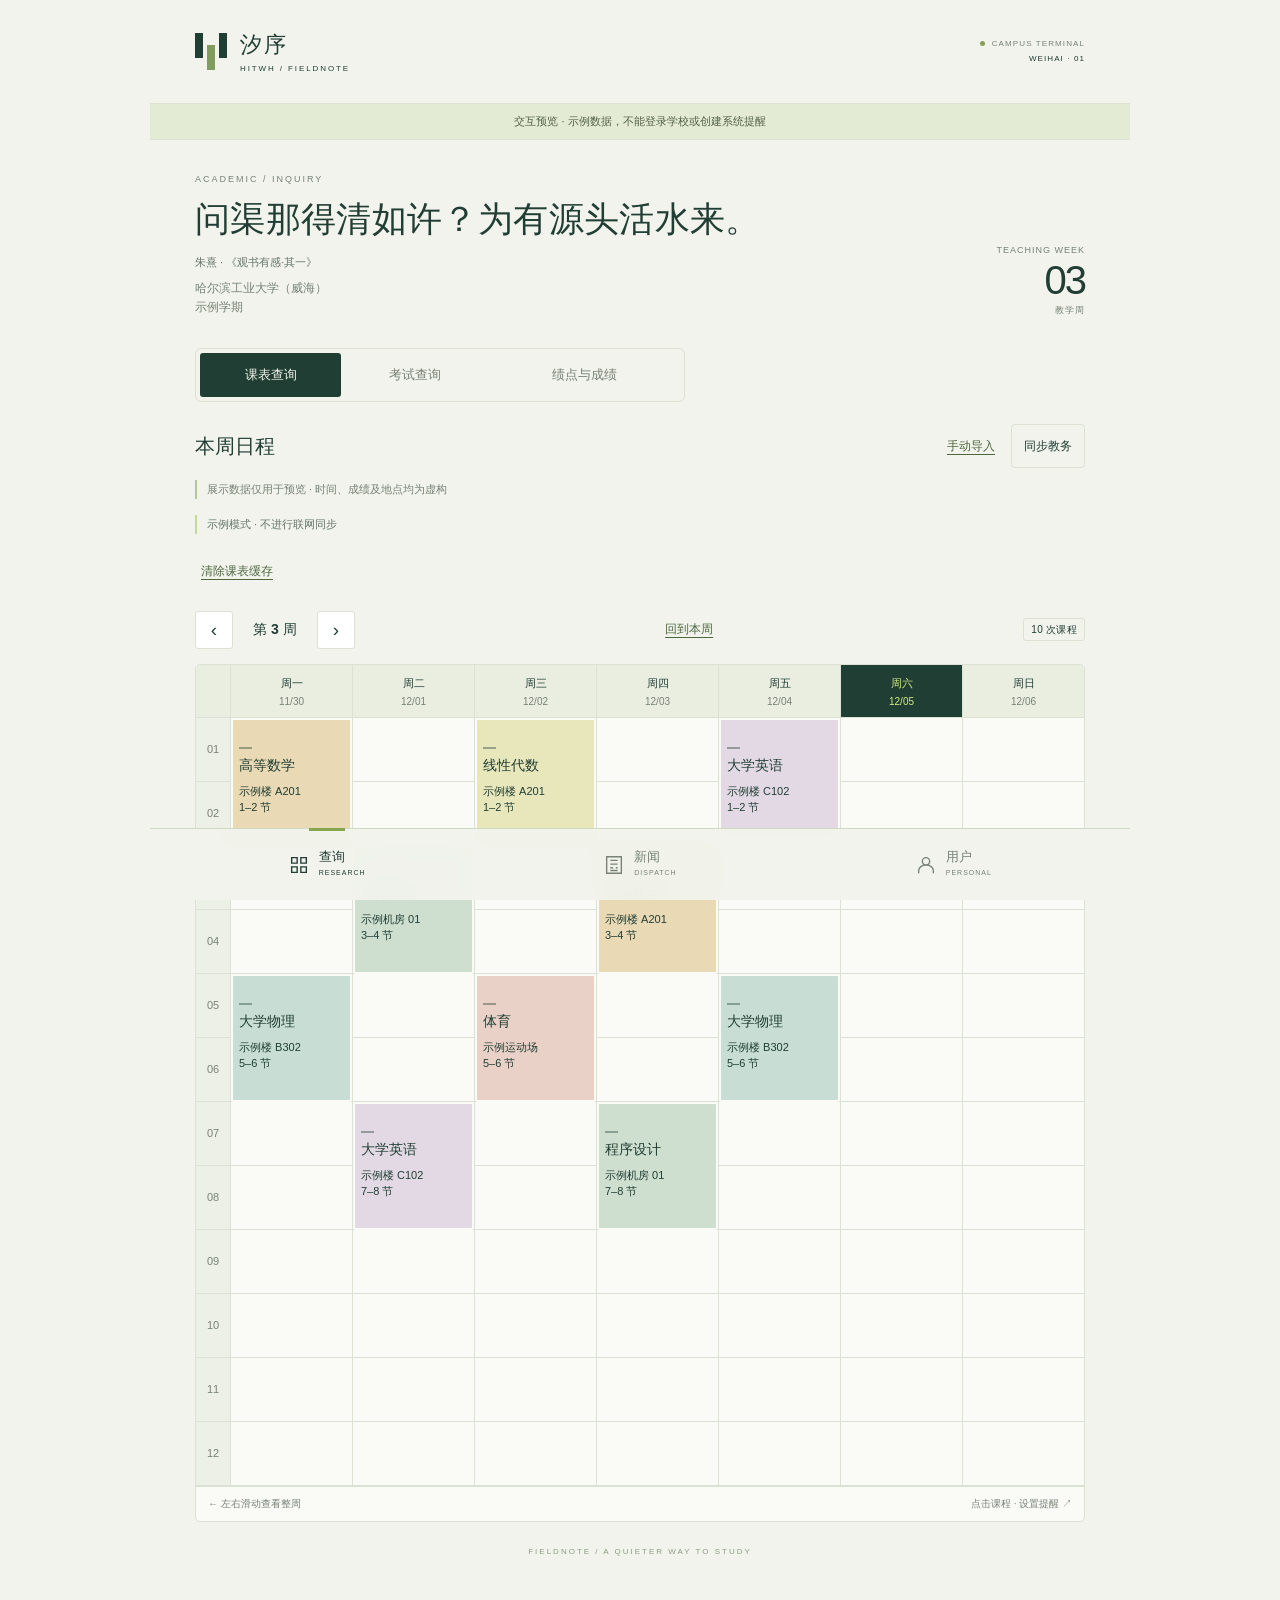
<file: app/src/main/assets/index.html>
<!doctype html>
<html lang="zh-CN"><head><meta charset="utf-8"><meta name="viewport" content="width=device-width,initial-scale=1,viewport-fit=cover"><meta name="color-scheme" content="light"><meta http-equiv="Content-Security-Policy" content="default-src 'self'; script-src 'self'; style-src 'self' 'unsafe-inline'; img-src 'self' data:; connect-src 'none'; object-src 'none'; base-uri 'none'; form-action 'none'"><title>汐序 · HITWH</title><link rel="stylesheet" href="style.css"></head>
<body>
<div id="app">
<header class="mast"><div class="brand"><span class="brand-mark"><i></i><i></i><i></i></span><span>汐序<span class="brand-sub">HITWH / FIELDNOTE</span></span></div><div class="edition"><span class="status-dot"></span> CAMPUS TERMINAL<br><b>WEIHAI · 01</b></div></header>
<div id="preview-note" hidden></div>
<main id="main" tabindex="-1"></main>
<nav class="bottom" aria-label="主要选项卡"><button data-tab="query" class="active" aria-label="查询"><svg viewBox="0 0 24 24" aria-hidden="true"><path d="M4 4h6v6H4zM14 4h6v6h-6zM4 14h6v6H4zM14 14h6v6h-6z"/></svg><span>查询</span><small>RESEARCH</small></button><button data-tab="news" aria-label="新闻"><svg viewBox="0 0 24 24" aria-hidden="true"><path d="M4 3h16v18H4zM8 7h8M8 11h8M8 15h3M14 15h2M8 18h8"/></svg><span>新闻<i id="news-badge" class="news-badge" hidden></i></span><small>DISPATCH</small></button><button data-tab="user" aria-label="用户"><svg viewBox="0 0 24 24" aria-hidden="true"><path d="M8 8a4 4 0 1 0 8 0a4 4 0 1 0-8 0M4 21v-3a8 6 0 0 1 16 0v3"/></svg><span>用户</span><small>PERSONAL</small></button></nav>
</div>
<div id="overlay" hidden></div><div id="toast" role="status" aria-live="polite"></div>
<script src="core.js"></script><script src="startup.js"></script><script src="news.js"></script><script src="app.js"></script></body></html>
</file>
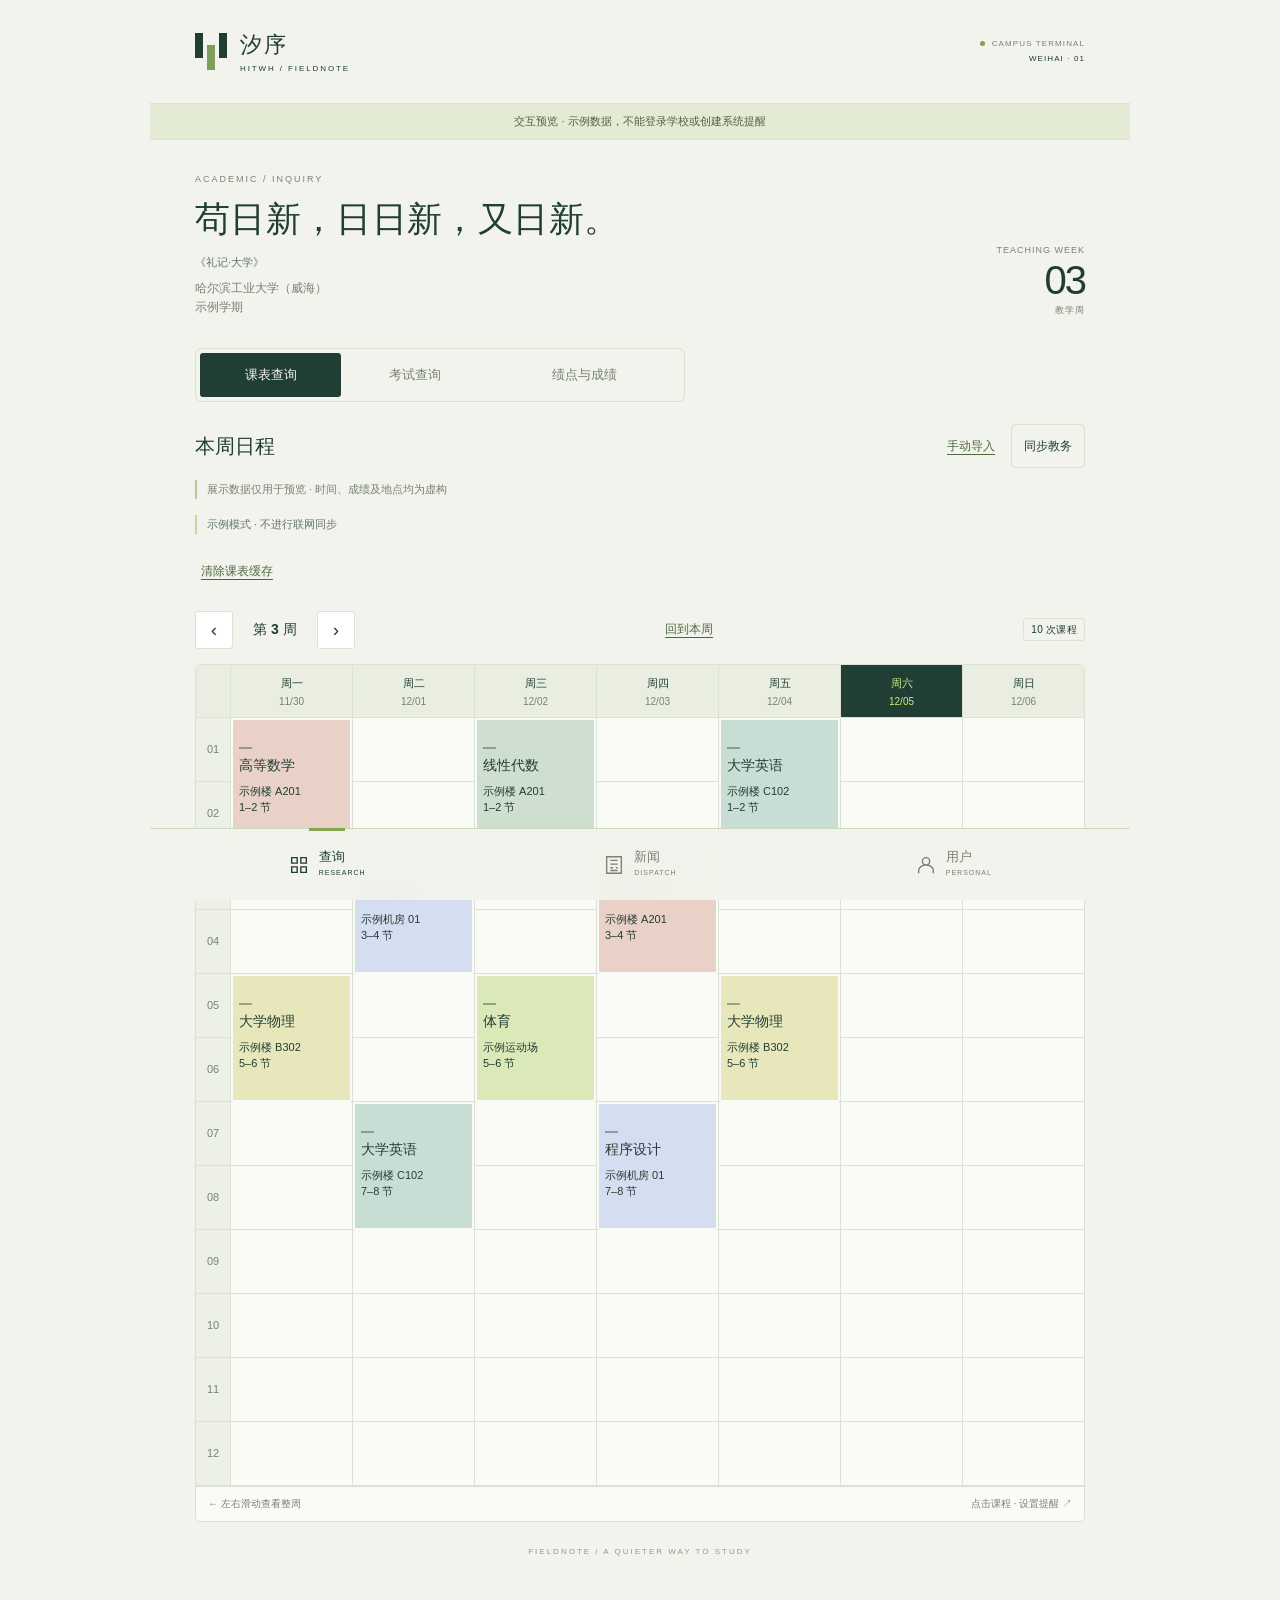
<file: preview.html>
<!doctype html>
<html lang="zh-CN"><head><meta charset="utf-8"><meta name="viewport" content="width=device-width,initial-scale=1,viewport-fit=cover"><meta name="color-scheme" content="light"><meta http-equiv="Content-Security-Policy" content="default-src 'self'; script-src 'sha256-FCd84dPZXRNBWBfd2V0jVIKKUtq+wayudvvvITfAVeI=' 'sha256-yxNfRwYU+S79QNNKNNRdhIr/FFXSj+nrrgE0CB2dmEs=' 'sha256-KGy2B/efKm1N9BI4sagi5eg2qq96DGK0g9+F5BdR/Ik=' 'sha256-QIIxTXuRVbgT9oCD9CjsL7cRV36UiMuCz7FIyh7IiEA='; style-src 'self' 'unsafe-inline'; img-src 'self' data:; connect-src 'none'; object-src 'none'; base-uri 'none'; form-action 'none'"><title>汐序 · 安卓应用交互预览（示例数据）</title><style>:root{--paper:#f1f3ec;--card:#fafbf7;--ink:#213e34;--muted:#788276;--line:#dbe1d3;--lime:#d0ec83;--orange:#e4a875;--radius:5px;font-family:Inter,"Noto Sans SC","PingFang SC","Microsoft YaHei",sans-serif;color:var(--ink);background:var(--paper);font-synthesis:none}
*{box-sizing:border-box}body{margin:0;font-size:14px;-webkit-tap-highlight-color:transparent}button,input,textarea,select{font:inherit;color:inherit}button{cursor:pointer;border:0;background:none}button:disabled{opacity:.45;cursor:default}button:focus-visible,input:focus-visible,textarea:focus-visible,select:focus-visible{outline:2px solid #587837;outline-offset:3px}button,input,select{min-height:44px}button{touch-action:manipulation}input,textarea,select{border:1px solid var(--line);background:#fff;border-radius:4px;padding:12px;width:100%;font-size:16px}textarea{resize:vertical;min-height:110px}input[type=checkbox]{width:20px;min-height:20px;height:20px;accent-color:var(--ink)}input::placeholder,textarea::placeholder{color:#8b9487;font-size:13px}h1,h2,h3,p{margin:0}h1{font-size:36px;letter-spacing:-1px;font-weight:650}h2{font-size:20px;font-weight:600}h3{font-size:16px;font-weight:600}small{font-size:10px;letter-spacing:1px}svg{width:22px;height:22px;stroke:currentColor;fill:none;stroke-width:1.5}a{color:inherit}#app{max-width:980px;min-height:100dvh;margin:auto}.mast{display:flex;justify-content:space-between;align-items:center;padding:26px 28px 22px;border-bottom:1px solid var(--line)}.brand{display:flex;gap:12px;align-items:center;font-weight:650;font-size:22px;letter-spacing:2px}.brand-sub{display:block;font-size:8px;letter-spacing:1.9px;margin-top:4px;font-weight:500}.brand-mark{display:flex;gap:4px;align-items:flex-start;width:33px;height:37px}.brand-mark i{width:8px;height:25px;background:var(--ink)}.brand-mark i:nth-child(2){margin-top:12px;background:#809d5d}.edition{text-align:right;font-size:8px;line-height:1.8;letter-spacing:1.1px;color:var(--muted)}.edition b{font-weight:500;color:var(--ink)}.status-dot{display:inline-block;width:5px;height:5px;border-radius:50%;background:#879f56;margin-right:3px}#main{padding:25px 28px 112px}.hero{display:flex;justify-content:space-between;align-items:flex-end;margin-bottom:24px}.eyebrow{font-size:9px;letter-spacing:2px;color:var(--muted);margin-bottom:9px}.subtitle{color:var(--muted);font-size:12px;margin-top:7px;line-height:1.65}.code-block{text-align:right;font-size:9px;letter-spacing:1px;line-height:1.8;color:var(--muted)}.code-block strong{font-size:40px;font-weight:300;display:block;color:var(--ink);line-height:1.1;letter-spacing:-2px}.switcher{display:grid;grid-template-columns:1fr 1fr 1.35fr;gap:3px;border:1px solid var(--line);padding:4px;border-radius:6px;margin-bottom:22px}.switcher button{padding:10px 5px;font-size:13px;border-radius:3px;color:var(--muted)}.switcher button.active{background:var(--ink);color:var(--paper)}.panel{background:var(--card);border:1px solid var(--line);border-radius:var(--radius);padding:20px;margin-bottom:16px}.section-heading{display:flex;align-items:center;justify-content:space-between;gap:10px;margin-bottom:15px}.section-heading small{color:var(--muted)}.row{display:flex;align-items:center;gap:10px}.between{justify-content:space-between}.grow{flex:1}.muted{color:var(--muted)}.tiny{font-size:11px;line-height:1.7}.tag{display:inline-flex;align-items:center;padding:4px 7px;border:1px solid var(--line);border-radius:3px;font-size:10px;line-height:1.3;letter-spacing:.3px}.tag.solid{background:var(--lime);border-color:var(--lime)}.btn{display:inline-flex;justify-content:center;align-items:center;gap:6px;padding:11px 17px;min-height:44px;border-radius:4px;background:var(--ink);color:white;font-size:13px}.btn.light{background:var(--lime);color:var(--ink)}.btn.secondary{background:transparent;border:1px solid var(--line);color:var(--ink)}.btn.danger{color:#9a473d;background:#f8e8df}.btn.full{width:100%}.btn.sm{font-size:12px;padding:8px 12px}.text-btn{font-size:12px;color:#4e683e;text-decoration:underline;text-underline-offset:4px;padding:6px}.sync-info{margin-bottom:16px;border-left:2px solid #b4c899;padding-left:10px;line-height:1.7;font-size:11px;color:var(--muted)}.weekbar{display:flex;align-items:center;justify-content:space-between;gap:6px;margin-bottom:12px}.week-picker{display:flex;align-items:center;gap:8px}.week-picker button{background:white;width:38px;min-height:38px;border:1px solid var(--line);border-radius:3px;font-size:19px}.week-picker strong{min-width:68px;text-align:center;font-weight:550}.calendar-shell{border:1px solid var(--line);background:var(--card);border-radius:5px;overflow:hidden}.calendar-scroll{overflow-x:auto;overscroll-behavior-x:contain;scrollbar-width:thin}.calendar{min-width:580px}.days{display:grid;grid-template-columns:34px repeat(7,1fr);border-bottom:1px solid var(--line);background:#e9eee1}.day-label{text-align:center;padding:11px 0 10px;border-left:1px solid var(--line);font-size:11px}.day-label small{display:block;font-size:10px;color:var(--muted);margin-top:5px;letter-spacing:0}.day-label.today{background:var(--ink);color:var(--lime)}.day-label.today small{color:var(--lime)}.lanes{display:grid;grid-template-columns:34px repeat(7,1fr)}.period-col{position:sticky;left:0;z-index:3;background:#edf0e7}.period-label{height:54px;font-size:11px;border-bottom:1px solid var(--line);display:flex;align-items:center;justify-content:center;color:var(--muted)}.day-lane{position:relative;border-left:1px solid var(--line);background:repeating-linear-gradient(to bottom,transparent 0,transparent 53px,var(--line) 53px,var(--line) 54px)}.course{position:absolute;padding:8px 6px;text-align:left;overflow:hidden;border-radius:3px;border:2px solid var(--card);min-height:0;display:block}.course b{font-size:12px;font-weight:600;display:block;line-height:1.4;word-break:break-all}.course small{display:block;letter-spacing:0;font-size:9px;line-height:1.5;margin-top:7px;word-break:break-all}.course .course-line{height:2px;width:13px;background:currentColor;opacity:.4;margin-bottom:7px}.calendar-foot{padding:10px 12px;display:flex;justify-content:space-between;gap:5px;font-size:10px;color:var(--muted);border-top:1px solid var(--line)}.empty{padding:40px 20px 32px;text-align:center;line-height:1.8}.empty-mark{width:60px;height:60px;border:1px solid #adbc9b;margin:0 auto 22px;display:grid;place-items:center;transform:rotate(45deg)}.empty-mark span{transform:rotate(-45deg);font-size:27px;color:#839565}.empty h3{margin-bottom:9px}.empty p{max-width:350px;margin:0 auto 20px;font-size:12px;color:var(--muted)}.notice{background:#e7eddb;border-left:3px solid #9bb775;padding:12px 14px;font-size:12px;line-height:1.7;margin:16px 0}.notice.warn{background:#f5ecdc;border-color:#dca064}.cards{display:flex;flex-direction:column;gap:12px}.exam-card{display:flex;align-items:stretch;gap:16px;text-align:left;padding:20px;border:1px solid var(--line);background:var(--card);border-radius:5px;width:100%}.exam-date{width:48px;flex-shrink:0;border-right:1px solid var(--line);padding-right:12px;font-size:10px;color:var(--muted)}.exam-date strong{font-size:30px;font-weight:400;color:var(--ink);display:block;line-height:1.2}.exam-info{flex:1}.exam-info h3{font-size:16px;line-height:1.5}.exam-info p{font-size:12px;margin-top:8px;color:var(--muted)}.arrow{align-self:center;font-size:20px}.metric-grid{display:grid;grid-template-columns:1.3fr 1fr;gap:12px;margin-bottom:20px}.metric{padding:20px;background:#e2ebd7;border:1px solid #d3dfc3;border-radius:5px}.metric:first-child{background:var(--ink);color:var(--paper);border-color:var(--ink)}.metric strong{font-size:38px;font-weight:400;display:block;letter-spacing:-1px;margin:8px 0}.metric small{font-size:10px;letter-spacing:1px}.metric p{font-size:10px;line-height:1.7;opacity:.7}.grade-row{display:grid;grid-template-columns:1fr 55px 48px 43px;gap:8px;padding:17px 0;border-bottom:1px solid var(--line);align-items:center}.grade-row:last-child{border:0}.grade-row>span:not(:first-child){text-align:right;font-size:12px}.grade-row.header{padding:0 0 12px;color:var(--muted);font-size:11px}.grade-row b{font-size:13px;font-weight:550;line-height:1.5}.grade-row small{display:block;font-size:10px;color:var(--muted);letter-spacing:0;margin-top:5px}.field{margin:14px 0}.field label{display:block;margin-bottom:7px;font-size:12px;color:var(--muted)}.field-pair{display:grid;grid-template-columns:1fr 1fr;gap:12px}.field-pair>*{min-width:0}.actions{display:flex;gap:10px;flex-wrap:wrap;margin-top:16px}.note{display:flex;gap:10px;border-top:1px solid var(--line);padding:17px 0;align-items:flex-start}.note-body{flex:1;font-size:13px;line-height:1.75;white-space:pre-wrap;overflow-wrap:anywhere}.note.done .note-body{text-decoration:line-through;opacity:.45}.note-meta{display:block;font-size:10px;color:var(--muted);margin-top:4px;white-space:normal}.note-toggle{width:24px;height:30px;min-height:30px;flex-shrink:0;padding:0;line-height:30px;font-size:18px}.note-menu{padding:0 6px;min-height:30px;color:var(--muted)}.profile-card{background:var(--ink);color:var(--paper);display:flex;justify-content:space-between;align-items:center;margin-bottom:22px;padding:24px;border-radius:5px;position:relative;overflow:hidden}.profile-card:after{content:'+';font-size:150px;position:absolute;right:7px;top:-55px;color:#5a7158;opacity:.3;pointer-events:none}.profile-card h2{font-size:22px;margin:8px 0}.profile-card small{opacity:.65}.profile-card .tag{border-color:#668064;background:none;color:var(--lime);z-index:1}.bottom{display:grid;grid-template-columns:repeat(3,minmax(0,1fr));position:fixed;bottom:0;left:50%;transform:translateX(-50%);width:100%;max-width:980px;border-top:1px solid #cfdbc1;background:rgba(241,243,236,.97);padding:7px 20px calc(7px + env(safe-area-inset-bottom));z-index:10;backdrop-filter:blur(12px)}.bottom button{display:grid;grid-template-columns:22px auto;grid-template-rows:24px 15px;justify-content:center;gap:0 9px;padding:9px 4px;color:var(--muted);position:relative}.bottom button svg{grid-row:span 2;align-self:center}.bottom button span{text-align:left;align-self:center;font-size:13px}.bottom button small{font-size:7px;text-align:left;letter-spacing:1px}.bottom button.active{color:var(--ink)}.bottom button.active:before{content:'';position:absolute;width:36px;height:3px;background:#85a64f;top:-8px;left:calc(50% - 18px)}#preview-note{background:#e4ebd5;font-size:11px;text-align:center;padding:9px 18px;color:#526144;border-bottom:1px solid var(--line);line-height:1.5}#toast{position:fixed;z-index:80;bottom:100px;left:50%;transform:translateX(-50%) translateY(15px);width:max-content;max-width:85vw;background:#213e34;color:white;padding:13px 18px;border-radius:5px;opacity:0;transition:.2s;pointer-events:none;font-size:13px;line-height:1.6;box-shadow:0 5px 25px #20332a22}#toast.show{opacity:1;transform:translateX(-50%) translateY(0)}#overlay{position:fixed;inset:0;background:#15291f66;backdrop-filter:blur(3px);z-index:50;display:flex;align-items:flex-end;justify-content:center;padding:0}#overlay[hidden]{display:none}.modal{background:var(--paper);border-radius:14px 14px 0 0;width:100%;max-width:600px;padding:25px 24px calc(26px + env(safe-area-inset-bottom));max-height:92dvh;overflow-y:auto;box-shadow:0 -10px 40px #12211812}.modal-top{display:flex;justify-content:space-between;align-items:center;margin-bottom:20px}.modal-top h2{font-size:20px}.close{width:38px;min-height:38px;background:#e3e8db;border-radius:50%;font-size:23px}.details{font-size:13px;line-height:1.9}.details dl{display:grid;grid-template-columns:70px 1fr;gap:10px;margin:20px 0}.details dt{color:var(--muted)}.details dd{margin:0;overflow-wrap:anywhere}.raw{font-size:11px;white-space:pre-wrap;line-height:1.7;padding:12px;background:#e8edde;max-height:150px;overflow:auto;color:#637357}.check-row{display:flex;align-items:flex-start;gap:10px;font-size:12px;line-height:1.7;margin:15px 0}.check-row input{flex-shrink:0}.import-list{border-top:1px solid var(--line);max-height:220px;overflow:auto}.import-row{width:100%;display:flex;align-items:center;justify-content:space-between;padding:11px 0;border-bottom:1px solid var(--line);gap:8px;text-align:left;font-size:12px}.pill{border-radius:3px;background:#f1dfc4;padding:3px 6px;font-size:10px;flex-shrink:0}.row-form{display:grid;grid-template-columns:repeat(2,1fr);gap:10px}.mini-list{margin-top:14px}.mini-list button{display:flex;width:100%;border-bottom:1px solid var(--line);justify-content:space-between;padding:14px 0;text-align:left;font-size:12px}.footer-code{font-size:8px;letter-spacing:2px;text-align:center;color:#8e9c85;margin-top:25px}.form-error{font-size:12px;color:#a74a36;margin-top:10px;line-height:1.6}details summary{cursor:pointer;min-height:44px;display:flex;align-items:center;font-size:12px}details[open] summary{margin-bottom:8px}.nowrap{white-space:nowrap}
@media(min-width:720px){#main{padding:34px 45px 125px}.mast{padding:30px 45px}.hero{margin-bottom:30px}h1{font-size:42px}.calendar{min-width:0}.period-label{height:64px}.day-lane{background:repeating-linear-gradient(to bottom,transparent 0,transparent 63px,var(--line) 63px,var(--line) 64px)}.course b{font-size:14px}.course small{font-size:11px}.panel{padding:24px}.user-grid{display:grid;grid-template-columns:1fr 1fr;gap:20px;align-items:start}.user-grid .panel{margin-bottom:20px}.modal{border-radius:12px;max-height:85dvh;margin:auto}#overlay{padding:25px}.metric-grid{grid-template-columns:1fr 1fr}.switcher{max-width:490px}.metric strong{font-size:45px}}
@media(max-width:380px){.mast{padding:22px 18px}#main{padding:22px 16px 108px}.edition{font-size:7px}.brand{font-size:20px}.metric{padding:16px}.panel{padding:16px}}
@media(prefers-reduced-motion:reduce){*{transition:none!important;scroll-behavior:auto!important}}

.hero{gap:18px}.hero>div:first-child{min-width:0;flex:1}.quote-title{font-size:clamp(22px,5.5vw,35px);line-height:1.5;letter-spacing:.01em;overflow-wrap:anywhere}.quote-credit{font-size:11px;color:#64746a;line-height:1.7;margin-top:8px}.quote-source{font-size:11px}.startup-status{font-size:11px;line-height:1.7;color:#64746a;margin:0 0 16px;padding-left:10px;border-left:2px solid #c2d99b;overflow-wrap:anywhere}

.news-badge{display:inline-block;min-width:16px;margin-left:5px;padding:1px 4px;background:#d0ec83;color:#213e34;border-radius:3px;font-size:9px;line-height:14px;font-style:normal;text-align:center}.news-badge[hidden]{display:none}.news-toolbar{display:flex;justify-content:space-between;gap:10px;margin-bottom:16px}.news-list{display:flex;flex-direction:column;gap:13px;margin:18px 0}.news-digest{display:flex;width:100%;text-align:left;gap:18px;padding:21px 17px;border:1px solid var(--line);border-radius:5px;background:var(--card);align-items:flex-start}.news-digest.unread{border-left:3px solid #95b765}.news-digest.read{border-left:3px solid var(--line)}.news-day{flex:0 0 57px;border-right:1px solid var(--line);padding-right:12px;color:#718364}.news-day b{font-weight:400;display:block;font-size:23px;letter-spacing:-1px}.news-day small{font-size:9px;display:block;margin-top:5px;letter-spacing:1px}.news-digest-body{display:block;min-width:0;flex:1}.news-digest-top{display:flex;justify-content:space-between;gap:8px;align-items:center;margin-bottom:12px}.news-digest-top>b{font-size:12px;font-weight:500}.news-headlines{display:block}.news-headlines>span{display:block;line-height:1.65;font-size:14px;margin-top:6px;overflow-wrap:anywhere}.news-headlines>small{display:block;color:var(--muted);margin-top:8px;letter-spacing:0}.news-digest-foot{display:block;font-size:10px;color:var(--muted);line-height:1.7;margin-top:17px}.news-warning{display:block;margin-top:10px;color:#a47640}.news-article{border-top:1px solid var(--line);padding:22px 0}.news-article:first-child{margin-top:18px}.news-article h3{line-height:1.65;margin-bottom:10px}.news-article>p{font-size:13px;line-height:1.95;margin-top:13px;white-space:pre-wrap;overflow-wrap:anywhere}.news-article .news-limit{font-size:11px;color:var(--muted);border-left:2px solid #bbcda3;padding-left:10px}.news-article .text-btn{padding-left:0;margin-top:10px}.news-hero h1{font-size:32px;letter-spacing:.01em}@media(max-width:380px){.news-digest{padding:17px 12px;gap:12px}.news-day{flex-basis:49px}.news-day b{font-size:20px}.bottom{padding-left:9px;padding-right:9px}.bottom button{gap:0 6px}}

.grade-button{width:100%;border:0;border-bottom:1px solid var(--line);background:transparent;text-align:left;color:inherit;font:inherit;cursor:pointer}.grade-button:hover,.grade-button:focus-visible{background:#eef3e9}.curation-panel{margin:12px 0 16px;padding:16px;border:1px solid var(--line);background:#f0f5e9;border-radius:12px}.curation-panel .row{flex-wrap:wrap;gap:10px}.curation-panel p{margin:10px 0 0}.curation-status{font-size:13px;line-height:1.6}

.news-setup{margin:14px 0 18px;padding:18px}.news-setup h3{margin-bottom:9px}.news-setup .btn{margin-top:12px}.news-config-status{margin-top:14px}.curation-panel .tiny{margin-top:4px}.curation-panel .btn{min-width:108px}.curation-status{overflow-wrap:anywhere}#news-config-form .field small{display:block;margin-top:7px;line-height:1.6}#news-config-form input[type="time"]{width:100%;min-width:0;text-align:left}

.news-unresolved{border-top:1px solid var(--line);margin:22px 0 14px;padding-top:18px}.news-unresolved>h3{margin-bottom:9px}.news-unresolved-item{padding:14px 0;border-bottom:1px solid var(--line)}.news-unresolved-item h4{margin:0 0 7px;font-size:14px;line-height:1.7;overflow-wrap:anywhere}.news-unresolved-item p{margin:7px 0;line-height:1.7}.news-unresolved-url{font-size:11px;color:var(--muted);overflow-wrap:anywhere;word-break:break-word}.news-unresolved-item .actions{gap:14px;margin:9px 0 0}.news-delete{color:#a35c45}.news-cache-actions{border-top:1px solid var(--line);padding-top:14px;margin-top:20px;flex-wrap:wrap}.news-article .actions{flex-wrap:wrap;gap:12px}

.task-spinner{display:inline-block;flex:none;width:13px;height:13px;vertical-align:-2px;margin-right:7px;border:1.5px solid currentColor;border-right-color:transparent;border-radius:50%;animation:task-spin .85s linear infinite}.task-progress{width:100%;margin:12px 0 16px}.task-track{height:4px;overflow:hidden;background:#dce5d5;border-radius:4px}.task-track>span{display:block;height:100%;background:#829e68;transition:width .3s ease}.task-track.indeterminate>span{animation:task-slide 1.6s ease-in-out infinite}.needs-verification .task-track>span{background:#b49b64}.task-step{display:flex;justify-content:space-between;gap:10px;margin-top:8px;font-size:11px;line-height:1.65;color:var(--muted);overflow-wrap:anywhere}.curation-panel .task-progress{margin-bottom:0}.curation-status[hidden]{display:none}@keyframes task-spin{to{transform:rotate(360deg)}}@keyframes task-slide{0%{transform:translateX(-105%)}100%{transform:translateX(390%)}}@media(prefers-reduced-motion:reduce){.task-spinner,.task-track.indeterminate>span{animation:none}.task-track>span{transition:none}}

.needs-verification .task-track.indeterminate>span{animation:none;transform:none}.startup-status[hidden]{display:none}
</style></head>
<body>
<div id="app">
<header class="mast"><div class="brand"><span class="brand-mark"><i></i><i></i><i></i></span><span>汐序<span class="brand-sub">HITWH / FIELDNOTE</span></span></div><div class="edition"><span class="status-dot"></span> CAMPUS TERMINAL<br><b>WEIHAI · 01</b></div></header>
<div id="preview-note" hidden></div>
<main id="main" tabindex="-1"></main>
<nav class="bottom" aria-label="主要选项卡"><button data-tab="query" class="active" aria-label="查询"><svg viewBox="0 0 24 24" aria-hidden="true"><path d="M4 4h6v6H4zM14 4h6v6h-6zM4 14h6v6H4zM14 14h6v6h-6z"/></svg><span>查询</span><small>RESEARCH</small></button><button data-tab="news" aria-label="新闻"><svg viewBox="0 0 24 24" aria-hidden="true"><path d="M4 3h16v18H4zM8 7h8M8 11h8M8 15h3M14 15h2M8 18h8"/></svg><span>新闻<i id="news-badge" class="news-badge" hidden></i></span><small>DISPATCH</small></button><button data-tab="user" aria-label="用户"><svg viewBox="0 0 24 24" aria-hidden="true"><path d="M8 8a4 4 0 1 0 8 0a4 4 0 1 0-8 0M4 21v-3a8 6 0 0 1 16 0v3"/></svg><span>用户</span><small>PERSONAL</small></button></nav>
</div>
<div id="overlay" hidden></div><div id="toast" role="status" aria-live="polite"></div>
<script>/* Offline-only academic-data parser. No HTTP requests, endpoints or credentials. */
(function(root,factory){const api=factory();if(typeof module==='object')module.exports=api;else root.Academic=api;})(typeof globalThis==='object'?globalThis:this,function(){
'use strict';
const clean=s=>String(s??'').replace(/\u00a0/g,' ').trim();
const flat=s=>clean(s).replace(/\s/g,'').replace(/[()（）:：]/g,'');
const uniq=xs=>[...new Set(xs)];
function weeks(text){
 let s=clean(text).replace(/[第周次（）()\s]/g,'').replace(/[，、；;]/g,',').replace(/[至到~～—–]/g,'-');
 const odd=/单/.test(s),even=/双/.test(s);s=s.replace(/[单双]/g,'');
 if(odd&&even||!s||/[^0-9,\-]/.test(s))return [];
 const out=[];for(const part of s.split(',')){if(!part)continue;const m=part.match(/^(\d{1,2})(?:-(\d{1,2}))?$/);if(!m)return [];let a=+m[1],b=+(m[2]||a);if(a<1||b>40||b<a)return [];for(let i=a;i<=b;i++)if((!odd||i%2===1)&&(!even||i%2===0))out.push(i);}
 return uniq(out).sort((a,b)=>a-b);
}
function periods(text){const s=clean(text).replace(/[第节次（）()\s]/g,'').replace(/[至到~～—–]/g,'-');const m=s.match(/^(\d{1,2})(?:[-,，](\d{1,2}))?$/);if(!m)return null;const a=+m[1],b=+(m[2]||a);return a>=1&&b>=a&&b<=16?[a,b]:null;}
function weekday(text){const s=clean(text).replace(/星期|周|礼拜/g,'');return ({一:1,二:2,三:3,四:4,五:5,六:6,日:7,天:7})[s]||(/^[1-7]$/.test(s)?+s:null);}
function dateISO(text){const m=clean(text).match(/^(\d{4})[-/.年](\d{1,2})[-/.月](\d{1,2})日?$/);if(!m)return '';const d=new Date(Date.UTC(+m[1],+m[2]-1,+m[3]));return d.getUTCFullYear()===+m[1]&&d.getUTCMonth()===+m[2]-1&&d.getUTCDate()===+m[3]?`${m[1]}-${m[2].padStart(2,'0')}-${m[3].padStart(2,'0')}`:'';}
function clock(s){const m=clean(s).match(/^(\d{1,2}):(\d{2})$/);return m&&+m[1]<24&&+m[2]<60?`${m[1].padStart(2,'0')}:${m[2]}`:'';}
function timeRange(s){const m=clean(s).match(/(\d{1,2}:\d{2})\s*[-~～—–至]\s*(\d{1,2}:\d{2})/);if(!m)return null;const a=clock(m[1]),b=clock(m[2]);return a&&b&&b>a?[a,b]:null;}
function number(s){const x=clean(s);return /^\d+(\.\d+)?$/.test(x)?Number(x):null;}
function expand(rows){const grid=[],origins=[];for(let r=0;r<Math.min(rows.length,800);r++){grid[r]||=[];let c=0;for(const cell of rows[r]){while(grid[r][c]!==undefined)c++;if(c>=40)break;const t=clean(typeof cell==='string'?cell:cell.text);const rs=Math.max(1,Math.min(40,+cell.rowSpan||1)),cs=Math.max(1,Math.min(30,+cell.colSpan||1));origins.push({r,c,text:t,rowSpan:rs,colSpan:cs});for(let a=0;a<rs;a++){grid[r+a]||=[];for(let b=0;b<cs;b++)grid[r+a][c+b]=t;}c+=cs;}}return{grid,origins};}
const labels={name:/^(课程名称|课程名|课程|考试科目|科目名称|科目)$/,day:/^(星期|星期几|上课星期|周几)$/,period:/^(节次|上课节次|上课节数)$/,weeks:/^(周次|上课周次|教学周)$/,teacher:/^(教师|任课教师|授课教师|教师姓名|主讲教师)$/,room:/^(教室|上课地点|上课教室|考试地点|考试教室|地点|考场)$/,date:/^(考试日期|日期)$/,time:/^(上课时间|考试时间|考试具体时间|时间|起止时间)$/,score:/^(总评成绩|总成绩|最终成绩|成绩)$/,credit:/^(学分|课程学分)$/,point:/^(绩点|课程绩点|学分绩点)$/,seat:/^(座位号|座号|座位)$/,term:/^(学年学期|学期)$/,type:/^(课程性质|课程类别|性质)$/};
function columns(row){const map={};row.forEach((cell,i)=>{for(const [key,re]of Object.entries(labels))if(re.test(flat(cell))&&(map[key]===undefined||key==='score'&&flat(cell)==='最终成绩'))map[key]=i;});return map;}

// Observed HITWH cell format: course <br> teacher[weeks]周[, more weeks]room.
function schoolCell(group){
 const ls=group.split(/\n/).map(clean).filter(Boolean);if(ls.length<2)return null;
 const text=ls.slice(1).join('\n'),matches=[...text.matchAll(/[\[【]([^\]】]+)[\]】]\s*周(?:\s*[（(]([单双])[)）])?/g)];if(!matches.length)return null;
 const teacher=clean(text.slice(0,matches[0].index)).replace(/^(?:教师|任课教师)[:：]/,'');
 if(!teacher||/[\d\[\]【】]/.test(teacher))return null;
 const w=[];for(const m of matches){const part=weeks(m[1]+(m[2]||''));if(!part.length)return null;w.push(...part);}
 // Do not combine distinct teacher/location blocks into one invented meeting.
 for(let i=1;i<matches.length;i++){const between=text.slice(matches[i-1].index+matches[i-1][0].length,matches[i].index);if(!/^[\s，,、；;]*$/.test(between))return null;}
 const last=matches.at(-1),room=clean(text.slice(last.index+last[0].length)).replace(/^(?:教室|地点|上课地点)[:：]/,'').replace(/\s+/g,'');
 return {name:ls[0],teacher,room,weeks:uniq(w).sort((a,b)=>a-b)};
}
function parseTable(table,kind){const{grid,origins}=expand(table.rows||[]);const out=[],warnings=[];let header=-1,map={};for(let r=0;r<Math.min(8,grid.length);r++){const m=columns(grid[r]);if(m.name!==undefined&&(kind==='grades'?m.score!==undefined:kind==='exams'?m.date!==undefined||m.time!==undefined:m.day!==undefined||m.period!==undefined)){header=r;map=m;break;}}
 if(header>=0){for(let r=header+1;r<grid.length;r++){const row=grid[r],v=k=>clean(row[map[k]]);const name=v('name');if(!name||labels.name.test(flat(name))||/^(合计|总计)/.test(name))continue;const base={name,room:v('room'),teacher:v('teacher'),raw:row.filter(Boolean).join(' · '),sourceTerm:v('term')};
 if(kind==='courses'){const p=periods(v('period')),d=weekday(v('day')),w=weeks(v('weeks')),tm=timeRange(v('time'));out.push({...base,day:d||0,startPeriod:p?p[0]:0,endPeriod:p?p[1]:0,weeks:w,start:tm?tm[0]:'',end:tm?tm[1]:''});}
 if(kind==='exams'){const all=v('date')+' '+v('time');const dm=all.match(/\d{4}[-/.年]\d{1,2}[-/.月]\d{1,2}日?/);const tm=timeRange(v('time'));out.push({...base,date:dm?dateISO(dm[0]):'',start:tm?tm[0]:'',end:tm?tm[1]:'',seat:v('seat')});}
 if(kind==='grades')out.push({...base,score:v('score'),credit:number(v('credit')),point:number(v('point')),type:v('type')});}
 return{records:out,warnings,recognized:true};}
 // Matrix timetable: weekdays must come from the actual header, not column position.
 if(kind==='courses'){let hr=-1,days={};for(let r=0;r<Math.min(grid.length,6);r++){const cols={};grid[r].forEach((s,c)=>{if(/^(星期|周|礼拜)[一二三四五六日天]$/.test(flat(s)))cols[c]=weekday(flat(s));});if(Object.keys(cols).length>=5){hr=r;days=cols;break;}}
 if(hr>=0){for(const cell of origins){if(cell.r<=hr||!days[cell.c]||!cell.text||cell.colSpan!==1)continue;const lines=cell.text.split(/\n+/).map(clean).filter(Boolean);if(!lines.length||/^(无|暂无|休息|午休|晚休|—|-)$/.test(lines[0]))continue;
 // Separate course groups only at explicit blank lines. Ambiguous mixed cells require review.
 const groups=cell.text.split(/\n\s*\n/).filter(clean);for(const group of groups){const ls=group.split(/\n/).map(clean).filter(Boolean);const label=(re)=>ls.find(x=>re.test(x))||'';
 const wm=group.match(/((?:\d{1,2}\s*(?:[-~～—–至]\s*\d{1,2})?\s*[,，、]?\s*)+)(?:周|\(周\)|（周）)(?:\s*[（(]([单双])[)）])?/);
 const pm=group.match(/(\d{1,2}\s*(?:[-~～—–至]\s*\d{1,2})?)\s*节/);
 let p=pm?periods(pm[1]):null;if(!p){for(let c=0;c<cell.c;c++){p=periods(grid[cell.r][c]);if(p)break;}}
 // A rowspan is not automatically a duration: it may span morning/afternoon groups.
 const compact=schoolCell(group);
 const name=(label(/^课程(?:名称)?[:：]/).replace(/^课程(?:名称)?[:：]/,'')||ls[0]).replace(/^\[[^\]]+\]\s*/,'');
 out.push({name,day:days[cell.c],startPeriod:p?p[0]:0,endPeriod:p?p[1]:0,weeks:wm?weeks(wm[1]+(wm[2]||'')):[],teacher:label(/^(?:教师|任课教师)[:：]/).replace(/^[^:：]+[:：]/,''),room:label(/^(?:教室|地点|上课地点)[:：]/).replace(/^[^:：]+[:：]/,''),start:'',end:'',raw:group,sourceTerm:'',...(compact||{})});}
 }
 for(const cell of origins){if(cell.colSpan>1&&/^其它课程[：:]/.test(cell.text)){const other=cell.text.replace(/^其它课程[：:]\s*/,'').split(/[；;\n]+/).filter(clean);for(const entry of other){const fields=entry.split('◇');if(fields.length>=3)out.push({name:clean(fields[0]),teacher:'',room:clean(fields[1]),weeks:weeks(fields[2]),day:0,startPeriod:0,endPeriod:0,start:'',end:'',unscheduled:true,raw:entry,sourceTerm:''});}}}
 warnings.push('网格课表按可见文字提取：请核对课程名称、教室、教师、周次和跨节范围。');return{records:out,warnings,recognized:true};}
 }
 return{records:out,warnings};
}
function key(x){return JSON.stringify([x.name,x.day,x.startPeriod,x.endPeriod,x.weeks,x.date,x.start,x.room,x.score,x.credit,x.point,x.sourceTerm]);}
function complete(x,kind){return kind==='grades'?!!x.name:kind==='courses'?!!(x.name&&x.day>=1&&x.day<=7&&x.startPeriod>0&&x.endPeriod>=x.startPeriod&&x.weeks?.length):!!(x.name&&dateISO(x.date)&&clock(x.start)&&clock(x.end)&&x.end>x.start);}
function parseSnapshot(snapshot,kind){if(!['courses','exams','grades'].includes(kind))throw Error('未知查询类型');const records=[],warnings=[];let officialGpa='',recognized=false;for(const page of snapshot.pages||[]){for(const table of page.tables||[]){const r=parseTable(table,kind);recognized ||= !!r.recognized;records.push(...r.records);warnings.push(...r.warnings);}if(kind==='grades'){const m=clean(page.summary).match(/(?:平均学分绩点|平均绩点|GPA)\s*[:：=]\s*(\d+(?:\.\d+)?)/i);if(m)officialGpa=m[1];}}
 const seen=new Set(),result=records.filter(x=>{const k=key(x);if(seen.has(k))return false;seen.add(k);return true;});
 if(snapshot.blockedFrames)warnings.push('有跨域框架无法读取；请将结果页面在本窗口单独打开后重试。');
 if(snapshot.truncated)warnings.push('页面超出读取上限，当前结果不完整。');
 if(snapshot.possiblePagination)warnings.push('页面可能存在分页；只读取了当前显示页。');
 if(result.some(x=>!complete(x,kind)&&!x.unscheduled))warnings.push('部分课程或考试的时间字段未识别，补全前不会安排提醒。');
 return{records:result,warnings:uniq(warnings),officialGpa,recognized};}
function addDays(iso,n){const s=dateISO(iso);if(!s)throw Error('日期格式应为 YYYY-MM-DD');const d=new Date(s+'T00:00:00Z');d.setUTCDate(d.getUTCDate()+n);return d.toISOString().slice(0,10);}
function eventFor(course,week,settings){if(!complete(course,'courses')||!course.weeks.includes(week))throw Error('本周没有这门课');if(!settings.termConfirmed||!dateISO(settings.firstMonday)||new Date(settings.firstMonday+'T00:00:00Z').getUTCDay()!==1)throw Error('请先确认第一教学周的周一日期');let start=clock(course.start),end=clock(course.end);if(!start||!end){if(!settings.timesConfirmed)throw Error('请先在用户页确认学校作息时间');start=clock(settings.periods?.[course.startPeriod-1]?.start);end=clock(settings.periods?.[course.endPeriod-1]?.end);}if(!start||!end||end<=start)throw Error('该课程的上课时间未补全');return{name:course.name,room:course.room,date:addDays(settings.firstMonday,(week-1)*7+course.day-1),start,end};}
function currentWeek(settings,today){if(!settings.termConfirmed||!dateISO(settings.firstMonday))return 1;return Math.max(1,Math.min(settings.weekCount||20,Math.floor((Date.parse(dateISO(today)+'T00:00:00Z')-Date.parse(settings.firstMonday+'T00:00:00Z'))/604800000)+1));}
function weighted(grades){const valid=grades.filter(x=>x.point!==null&&x.credit!==null&&x.credit>0&&Number.isFinite(x.point)&&Number.isFinite(x.credit));const credits=valid.reduce((s,x)=>s+x.credit,0);return{value:credits?valid.reduce((s,x)=>s+x.credit*x.point,0)/credits:null,count:valid.length,credits,all:grades.length};}
return{weeks,periods,weekday,dateISO,clock,timeRange,expand,parseTable,parseSnapshot,complete,eventFor,addDays,currentWeek,weighted,key};
});
</script><script>(function(root,factory){const api=factory(typeof module==='object'?require('./core.js'):root.Academic);if(typeof module==='object')module.exports=api;else root.Startup=api;})(typeof globalThis==='object'?globalThis:this,function(A){
'use strict';
const pool=[
{text:'苟日新，日日新，又日新。',from:'礼记·大学',author:''},
{text:'千里之行，始于足下。',from:'道德经',author:''},
{text:'行到水穷处，坐看云起时。',from:'终南别业',author:'王维'},
{text:'长风破浪会有时，直挂云帆济沧海。',from:'行路难·其一',author:'李白'},
{text:'不积跬步，无以至千里。',from:'劝学',author:'荀子'},
{text:'欲穷千里目，更上一层楼。',from:'登鹳雀楼',author:'王之涣'},
{text:'山重水复疑无路，柳暗花明又一村。',from:'游山西村',author:'陆游'},
{text:'纸上得来终觉浅，绝知此事要躬行。',from:'冬夜读书示子聿',author:'陆游'},
{text:'问渠那得清如许？为有源头活水来。',from:'观书有感·其一',author:'朱熹'},
{text:'知之者不如好之者，好之者不如乐之者。',from:'论语·雍也',author:''}];
function fallback(random=Math.random){return{...pool[Math.min(pool.length-1,Math.max(0,Math.floor(random()*pool.length)))],provider:'内置句库'};}
function quote(raw,local){if(!raw||typeof raw.text!=='string'||!raw.text.trim()||raw.text.length>90)return local;return{text:raw.text.trim(),from:String(raw.from||''),author:String(raw.author||''),provider:String(raw.provider||'一言'),url:/^https:\/\/hitokoto\.cn\?uuid=[0-9a-fA-F-]{36}$/.test(raw.url||'')?raw.url:''};}
function planUpdate(existing,result){
 if(result.error)throw Error(result.error);const{kind,term,sourceKey,snapshot}=result;
 if(!['courses','exams','grades'].includes(kind)||!term||!sourceKey)throw Error('同步目标不完整');
 if(snapshot.loginRequired||snapshot.truncated||snapshot.possiblePagination||snapshot.blockedFrames)throw Error('当前页面不完整或需要登录');
 const parsed=A.parseSnapshot(snapshot,kind);if(!parsed.records.length){if(result.verifiedSchool&&parsed.recognized)return{kind,term,sourceKey,data:existing,meta:{at:result.capturedAt,host:result.host,partial:false,empty:true,automatic:true}};throw Error('没有识别到数据，保留原有缓存');}
 if(parsed.records.some(r=>!A.complete(r,kind)&&!r.unscheduled))throw Error('时间字段不完整，需要手动核对');
 const old=existing.filter(x=>x.term===term&&(result.verifiedSchool||x.syncSourceKey===sourceKey));if(!result.verifiedSchool&&old.some(x=>x.manualOverride))throw Error('此页有手动修正的条目，需要核对后同步');if(!old.length&&!result.verifiedSchool)throw Error('缺少上次导入基准，需要重新手动导入');
 const before=existing.filter(x=>!(x.term===term&&(result.verifiedSchool||x.syncSourceKey===sourceKey)));
 const manual=result.verifiedSchool?old.filter(x=>x.manualOverride):[];before.push(...manual);
 const sameSlot=(x,y)=>x.name===y.name&&x.day===y.day&&x.startPeriod===y.startPeriod&&x.endPeriod===y.endPeriod;
 const next=parsed.records.filter(r=>!manual.some(x=>sameSlot(x,r))).map((r,i)=>{const previous=old.find(x=>A.key(x)===A.key(r));return{...r,term,syncSourceKey:sourceKey,id:previous?.id||'sync-'+sourceKey+'-'+result.capturedAt+'-'+i};});
 const keys=new Set(before.map(x=>x.term+'|'+A.key(x)));for(const r of next){const k=r.term+'|'+A.key(r);if(!keys.has(k)){keys.add(k);before.push(r);}}
 if(before.length>2500)throw Error('条目数超出本机上限');return{kind,term,sourceKey,data:before,meta:{at:result.capturedAt,host:result.host,partial:false,officialGpa:parsed.officialGpa||'',automatic:true,manualPreserved:manual.length}};
}
return{fallback,quote,planUpdate,poolSize:pool.length};
});
</script><script>(function(root){
 'use strict';
 const e=value=>String(value??'').replace(/[&<>"']/g,c=>({'&':'&amp;','<':'&lt;','>':'&gt;','"':'&quot;',"'":'&#39;'}[c]));
 const defaults={configured:false,messages:[],unread:0,lastSync:0,lastError:'',busy:false,needsVerification:false,progress:-1,stage:'',curation:{status:'idle'},failedReview:{},config:{baseUrl:'',model:'',hasApiKey:false,profile:'',autoEnabled:false,pushTime:'19:00',notifyEnabled:true}};
 let model=normalizeSnapshot({}),inDemo=false,onlyUnread=false,visible=12,settingsDirty=false,generation=0;
 let fetching=false,submitting=false,verifying=false,checking=false,saving=false,deleting=false,curationTimer=null,curationFailures=0,manualFlow=false;
 const byId=id=>document.getElementById(id);
 function normalizeSnapshot(data={}){
  const messages=Array.isArray(data.messages)?data.messages.map(m=>({...m,day:String(m.day||''),articles:Array.isArray(m.articles)?m.articles:[],warnings:Array.isArray(m.warnings)?m.warnings:[]})):[];
  return {...defaults,...data,config:{...defaults.config,...data.config},curation:{...defaults.curation,...data.curation},messages,unread:messages.filter(m=>!m.read).length};
 }
 function merge(data){model=normalizeSnapshot(data);}
 function setContext(){
  if(demo&&!inDemo){
   generation++;clearTimeout(curationTimer);curationFailures=0;manualFlow=false;inDemo=true;
   merge({configured:true,lastSync:Date.now(),config:{...defaults.config,model:'示例精选模型'},messages:[
    {seq:2,day:'2026-09-18',title:'校园日报 2026-09-18｜2条推荐',read:false,context:{label:'2026级本科生 · 大一 · 秋季学期',phase:'秋季开学阶段'},warnings:['示例：有一条链接待人工查看。'],unresolvedLinks:[{id:'sample-link',title:'待核对的通知 · 示例',url:'https://www.hitwh.edu.cn/example.htm',published:'2026-09-18',reason:'示例：页面日期未能自动确认。'}],articles:[{id:'sample1',title:'校园科创体验活动 · 示例',source:'校主页',published:'2026-09-18',campus:'威海',summary:'这是界面演示消息，展示手机通过校园 VPN 获取后整理的简介；不是学校发布的真实活动通知。',note:'',url:''},{id:'sample2',title:'图书馆服务安排 · 示例',source:'校主页',published:'2026-09-18',campus:'威海',summary:'精选会保存在手机里。标题、来源和摘要均可离线查看，原文通过校园 VPN 打开。',note:'',url:''}]},
    {seq:1,day:'2026-09-17',title:'校园日报 2026-09-17｜1条推荐',read:false,context:{label:'2026级本科生 · 大一 · 秋季学期',phase:'秋季开学阶段'},warnings:[],articles:[{id:'sample3',title:'学术讲座报名 · 示例',source:'校主页',published:'2026-09-17',campus:'线上',summary:'新精选显示未读标记，打开详情即可标记为已读。',note:'示例数据，没有真实报名入口。',url:''}]}]});
  }else if(!demo&&inDemo){inDemo=false;generation++;manualFlow=false;merge({});}
 }
 function badge(){const n=byId('news-badge');if(n){n.hidden=!model.unread;n.textContent=model.unread>99?'99+':String(model.unread);}}
 function clock(value){return value?new Date(value).toLocaleString('zh-CN',{timeZone:'Asia/Shanghai',hour12:false}):'尚未获取';}
 function curationView(job={},busy=false,stage='',manual=false,lastError='',needsVerification=false){
  const active=needsVerification||busy||['queued','running'].includes(job.status);
  const complete=['completed','succeeded'].includes(job.status);
  const error=job.error||lastError;
  let message='通过校园 VPN 进入校主页，获取消息并在手机上完成精选。';
  if(needsVerification)message=stage||'需要手动验证，点击按钮后继续。';
  else if(active)message=stage||'正在登录并获取消息，完成后会保存在这里。';
  else if(job.status==='failed')message=manual?(error||'本次获取未完成，请重新尝试。'):'上次自动获取未完成，可点击“立即获取”处理。';
  else if(complete)message='本次获取已完成，精选已保存在手机。';
  return {active,complete,message,label:needsVerification?'手动验证':active?'获取进行中…':'立即获取',poll:active};
 }
 function curationHtml(){
  const v=curationView(model.curation,model.busy,model.stage,manualFlow,model.lastError,model.needsVerification);
  const task={busy:submitting||v.active,needsVerification:model.needsVerification,stage:model.stage||v.message,progress:submitting?-1:model.progress};
  const button=root.TaskUI?.button(task,'立即获取')||e(v.label),progress=root.TaskUI?.progress(task)||'';
  return `<section class="curation-panel"><div class="row between"><div><b>获取校园消息</b><div class="tiny muted">手动获取不受每日定时限制</div></div><button class="btn sm" id="news-curate" aria-busy="${task.busy&&!task.needsVerification}" ${deleting||submitting||verifying||(v.active&&!model.needsVerification)||!model.configured?'disabled':''}>${button}</button></div>${progress}<p class="curation-status" role="status" ${task.busy||task.progress>=0?'hidden':''}>${e(v.message)}</p>${curationFailures>=3?'<button class="text-btn" id="news-curation-check">查看最新进度</button>':''}</section>`;
 }
 function monitorCuration(){
  clearTimeout(curationTimer);curationTimer=null;
  if(demo||document.hidden||deleting||submitting||verifying||checking||curationFailures>=3||!curationView(model.curation,model.busy,'',false,'',model.needsVerification).poll)return;
  curationTimer=setTimeout(()=>checkCuration(),2000);
 }
 async function checkCuration(retry=false){
  if(demo||deleting||checking||submitting||verifying)return;if(retry)curationFailures=0;
  checking=true;const mine=generation;
  try{const value=await nativeCall('newsCurationStatus');if(mine!==generation)return;merge(value);curationFailures=0;}
  catch(error){if(mine===generation){curationFailures++;if(manualFlow)model.lastError=error.message;}}
  finally{checking=false;paint();monitorCuration();}
 }
 async function verifyNews(){
  if(demo||deleting||verifying||!model.needsVerification)return;
  verifying=true;const mine=generation;paint();
  try{const value=await nativeCall('newsVerify');if(mine===generation)merge(value);}
  finally{verifying=false;paint();monitorCuration();}
 }
 async function curate(){
  if(demo){toast('示例模式不登录学校或调用模型');return;}
  if(model.needsVerification){await verifyNews();return;}
  if(deleting||submitting||verifying||curationView(model.curation,model.busy).active)return;
  if(!model.configured){toast('请先在用户页保存精选模型配置和学校登录资料');return;}
  submitting=true;manualFlow=true;curationFailures=0;clearTimeout(curationTimer);const mine=generation;paint();
  try{const value=await nativeCall('newsCurate');if(mine!==generation)return;merge(value);if(value.status==='setup')toast('请先保存精选模型配置和学校登录资料');else if(value.status==='error')toast(value.lastError||value.curation?.error||'本次获取未能开始');}
  catch(error){if(mine===generation){model.curation={status:'failed',error:error.message};model.lastError=error.message;toast(error.message);}}
  finally{submitting=false;paint();monitorCuration();}
 }
 function digestReport(message={}){
  const stats=message.stats&&typeof message.stats==='object'?message.stats:null;
  const count=key=>stats&&Number.isSafeInteger(stats[key])&&stats[key]>=0?stats[key]:null;
  const articles=Array.isArray(message.articles)?message.articles:[];
  const deleted=Number.isSafeInteger(message.deletedArticles)&&message.deletedArticles>0?message.deletedArticles:0;
  const deletedSummary=deleted?' · 已删除 '+deleted+' 篇':'';
  const deletedEmpty='本份精选中的新闻缓存已全部删除。';
  if(!stats)return {summary:'旧记录未保存抓取统计，无法据此判断是否漏抓。'+deletedSummary,empty:deleted&&!articles.length?deletedEmpty:'本次暂无入选消息',legacy:true};
  const labels=[['recent','发现近期'],['known','已处理'],['read','读取'],['modelProcessed','模型判断'],['selected','入选']];
  let summary=labels.map(([key,label])=>label+' '+(count(key)===null?'未记录':count(key)+' 篇')).join(' · ');
  const unresolved=count('unresolvedRecent')||0,missingTitle=count('missingTitle')||0;
  const modelUnfinished=count('read')!==null&&count('modelProcessed')!==null?Math.max(0,count('read')-count('modelProcessed')):0;
  const notRead=count('new')!==null&&count('read')!==null?Math.max(0,count('new')-count('read')-(count('failed')||0)):0;
  if(count('failed')>0)summary+=' · 读取失败 '+count('failed')+' 篇';
  if(modelUnfinished>0)summary+=' · 模型未完成 '+modelUnfinished+' 篇';
  if(unresolved>0)summary+=' · 近期链接未识别 '+unresolved+' 篇';
  if(missingTitle>0)summary+=' · 缺少标题 '+missingTitle+' 篇';
  if(notRead>missingTitle)summary+=' · 另有 '+(notRead-missingTitle)+' 篇尚未读取';
  if(count('carried')>0)summary+=' · 其中 '+count('carried')+' 篇来自此前待展示精选';
  let empty='本次暂无入选消息，请结合抓取统计和处理提示判断。';
  const incomplete=count('failed')>0||modelUnfinished>0||unresolved>0||missingTitle>0||notRead>0;
  if(count('read')===0&&count('failed')>0)empty='本次未成功读取文章正文，请查看处理提示。';
  else if(count('read')>0&&count('modelProcessed')===0)empty='已读取文章，本次未完成模型判断。';
  else if(incomplete&&count('modelProcessed')>0&&count('selected')===0&&!articles.length)empty='已完成判断的 '+count('modelProcessed')+' 篇未入选；另有部分处理未完成，请查看统计和提示。';
  else if(incomplete&&!articles.length)empty='本次新闻未完整读取或处理，请查看统计和提示。';
  else if(message.emptyReason==='all_known')empty='近期文章均已处理';
  else if(message.emptyReason==='no_recent_articles')empty='本次扫描未发现近七天文章';
  else if(count('read')>0&&count('modelProcessed')===count('read')&&count('selected')===0&&!articles.length)empty='本次模型未选中任何消息';
  else if(count('read')===0&&count('modelProcessed')===0)empty='本次没有进入模型精选，请查看抓取统计。';
  summary+=deletedSummary;
  if(deleted&&!articles.length)empty=deletedEmpty;
  return {summary,empty,legacy:false};
 }
 function digestSummaryHtml(message){const report=digestReport(message);return `<div class="notice news-stats">${e(report.summary)}${report.legacy?'':'<br><span class="tiny muted">仅反映本次校主页扫描范围；“已处理”为此前已判断的文章。</span>'}</div>`;}
 function digestHtml(message){
  const articles=Array.isArray(message.articles)?message.articles:[],day=String(message.day||''),report=digestReport(message);
  return `<button class="news-digest ${message.read?'read':'unread'}" data-digest="${Number(message.seq)}"><span class="news-day"><b>${e(day.slice(5).replace('-','.'))}</b><small>${e(day.slice(0,4))}</small></span><span class="news-digest-body"><span class="news-digest-top"><b>${message.manual?'手动 · ':''}${articles.length} 则精选</b><span class="tag ${message.read?'':'solid'}">${message.read?'已读':'未读'}</span></span><span class="news-headlines">${articles.length?articles.slice(0,3).map(a=>`<span>${e(a.title)}</span>`).join(''):e(report.empty)}${articles.length>3?`<small>还有 ${articles.length-3} 则消息 →</small>`:''}</span><span class="news-digest-foot news-stats">${e(report.summary)}</span>${message.warnings?.length?'<span class="tiny news-warning">部分处理未完成，请查看详情</span>':''}<span class="news-digest-foot">${message.manual?e(clock(message.createdAt))+' · ':''}${e(message.context?.label||'校园精选')} · 查看精选 →</span></span></button>`;
 }
 function unresolvedHtml(message={},seq=0){
  message=message||{};
  const links=Array.isArray(message.unresolvedLinks)?message.unresolvedLinks:[];
  if(!links.length){
   return !Array.isArray(message.unresolvedLinks)&&message.warnings?.length?'<section class="news-unresolved"><h3>待人工查看的链接</h3><p class="tiny muted">这份旧记录未保存具体链接。下次获取时，会列出可供人工查看的未识别链接。</p></section>':'';
  }
  return `<section class="news-unresolved"><h3>待人工查看的链接</h3><p class="tiny muted">以下链接未能完成自动处理，可打开原文核对；不计作已完成的精选。</p>${links.map((value,index)=>{const link=value||{};return `<article class="news-unresolved-item"><h4>${e(link.title||'未识别标题的链接')}</h4><p class="tiny muted">${e(link.published||'日期未识别')}</p><p class="news-unresolved-url">${e(link.url||'未保存链接地址')}</p><p class="tiny">${e(link.reason||'未能自动处理，请打开原文核对。')}</p><div class="actions"><button class="text-btn" data-unresolved-open="${index}" data-review-seq="${Number(seq)}" data-review-id="${e(link.id||'')}" ${deleting?'disabled':''}>打开链接 ↗</button><button class="text-btn" data-unresolved-copy="${index}" data-review-seq="${Number(seq)}" data-review-id="${e(link.id||'')}" ${deleting?'disabled':''}>复制链接</button></div></article>`;}).join('')}</section>`;
 }
 function wireUnresolved(container){
  for(const [attribute,method] of [['data-unresolved-open','newsUnresolvedOpen'],['data-unresolved-copy','newsUnresolvedCopy']]){
   container.querySelectorAll('['+attribute+']').forEach(button=>button.onclick=run(async()=>{
    if(deleting)return;
    if(demo){toast('示例模式没有真实链接');return;}
    await nativeCall(method,{seq:Number(button.dataset.reviewSeq),index:Number(button.getAttribute(attribute)),linkId:button.dataset.reviewId||''});
    if(method==='newsUnresolvedCopy')toast('链接已复制');
   }));
  }
 }
 function deleteSnapshot(snapshot,payload){
  const next=normalizeSnapshot(snapshot),{scope,seq,articleId}=payload;
  if(scope==='all'){next.messages=[];next.failedReview={};next.unread=0;return next;}
  const index=next.messages.findIndex(message=>message.seq===seq);
  if(index<0)throw Error('这份精选已不存在，请更新列表');
  if(scope==='digest')next.messages=next.messages.filter(message=>message.seq!==seq);
  else if(scope==='article'){
   const message=next.messages[index],matches=message.articles.filter(article=>article.id===articleId);
   if(!articleId||matches.length!==1)throw Error('这条新闻已不存在，请更新列表');
   next.messages[index]={...message,articles:message.articles.filter(article=>article.id!==articleId),deletedArticles:(Number.isSafeInteger(message.deletedArticles)?message.deletedArticles:0)+1};
  }else throw Error('未知的缓存删除范围');
  next.unread=next.messages.filter(message=>!message.read).length;return next;
 }
 function confirmDelete(payload){
  if(deleting)return;
  const labels={article:'删除这条新闻缓存',digest:'删除这份精选',all:'清空新闻缓存'};
  const descriptions={article:'仅删除这台手机上的这条新闻缓存。',digest:'仅删除这台手机上的这份精选及其新闻缓存。',all:'删除这台手机上的全部新闻缓存和待人工查看记录。'};
  ask(labels[payload.scope],descriptions[payload.scope]+(model.busy?'当前新闻获取会停止。':'')+'保留新闻设置与已处理标记，避免后续重复精选。',()=>deleteNews(payload));
 }
 async function deleteNews(payload){
  if(deleting)return;
  deleting=true;generation++;const mine=generation;clearTimeout(curationTimer);paint();
  try{
   const value=demo?deleteSnapshot(model,payload):await nativeCall('newsDelete',payload);
   if(mine!==generation)return;
   if(value.status==='error')throw Error(value.lastError||'新闻缓存删除失败');
   merge(value);closeModal();toast(demo?'示例新闻缓存已删除':'新闻缓存已删除');
  }finally{deleting=false;paint();monitorCuration();}
 }
 function render(){
  setContext();const messages=model.messages.filter(m=>!onlyUnread||!m.read);
  const status=fetching?'正在更新本机列表…':(demo?'示例获取时间：':'上次获取：')+clock(model.lastSync);
  document.querySelector('#main').innerHTML=`<div class="hero news-hero"><div><div class="eyebrow">CAMPUS / DISPATCH</div><h1>校园消息</h1><p class="subtitle">从校主页出发，与你有关的消息。<br>手机获取与精选，离线也能查看。</p></div><div class="code-block">UNREAD<strong>${String(model.unread).padStart(2,'0')}</strong>份未读精选</div></div><div class="news-toolbar"><div class="row"><button class="btn sm ${onlyUnread?'secondary':'light'}" id="news-all">全部</button><button class="btn sm ${onlyUnread?'light':'secondary'}" id="news-unread">未读</button></div><button class="btn secondary sm" id="news-refresh" ${fetching?'disabled':''}>${fetching?'更新中…':'更新列表'}</button></div>${curationHtml()}${unresolvedHtml(model.failedReview,0)}<div class="startup-status" role="status">${e(status)}</div>${!model.configured&&!demo?'<section class="panel news-setup"><h3>设置手机精选</h3><p class="tiny muted">在用户页保存学校登录资料和精选模型配置，即可通过校园 VPN 进入“校主页”获取消息。</p><button class="btn secondary sm" id="news-configure">前往配置</button></section>':''}${messages.length?`<div class="news-list">${messages.slice(0,visible).map(digestHtml).join('')}</div>${messages.length>visible?'<button class="btn secondary full" id="news-more">显示更早的精选</button>':''}`:`<section class="panel empty"><h3>${onlyUnread?'未读已清空':'这里还没有精选'}</h3><p>${onlyUnread?'新消息到来时，会出现在这里。':'完成配置后点击“立即获取”，也可以开启每日自动获取。'}</p></section>`}${model.messages.length||model.failedReview?.unresolvedLinks?.length?`<div class="actions news-cache-actions">${model.messages.length?`<button class="text-btn" id="news-read-all" ${deleting?'disabled':''}>全部标为已读</button>`:''}<button class="text-btn news-delete" id="news-delete-all" ${deleting?'disabled':''}>${deleting?'正在删除…':'清空新闻缓存'}</button></div>`:''}<div class="footer-code">SELECTED ON YOUR PHONE / READ AT YOUR PACE</div>`;
  byId('news-all').onclick=()=>{onlyUnread=false;visible=12;render();};byId('news-unread').onclick=()=>{onlyUnread=true;visible=12;render();};byId('news-refresh').onclick=run(()=>sync(true));
  byId('news-curate').onclick=run(curate);byId('news-curation-check')?.addEventListener('click',run(()=>checkCuration(true)));
  byId('news-configure')?.addEventListener('click',()=>{tab='user';root.render?.();});
  byId('news-more')?.addEventListener('click',()=>{visible+=12;render();});byId('news-read-all')?.addEventListener('click',run(()=>read(0)));
  byId('news-delete-all')?.addEventListener('click',()=>confirmDelete({scope:'all'}));wireUnresolved(byId('main'));
  document.querySelectorAll('[data-digest]').forEach(b=>b.onclick=run(()=>detail(+b.dataset.digest)));
  badge();monitorCuration();
 }
 function settings(){setContext();settingsDirty=false;const c=model.config;
  return `<section class="panel" id="news-config-panel"><div class="section-heading"><h3>校园消息</h3><small>NEWS / ON DEVICE</small></div><p class="tiny muted">使用上方的学校账号登录校园 VPN，从“校主页”获取消息。文章正文会发送给你设置的模型 API 进行精选；学校账号和密码不会发送给模型。</p><form id="news-config-form"><div class="field"><label for="news-url">模型 API 地址（HTTPS）</label><input id="news-url" name="baseUrl" type="url" value="${e(c.baseUrl)}" placeholder="https://api.example.com/v1" maxlength="500" ${demo?'disabled':''} required><small class="tiny muted">填写兼容 Chat Completions 的 API 根地址。</small></div><div class="field"><label for="news-model">模型名称</label><input id="news-model" name="model" value="${e(c.model)}" placeholder="填写服务商提供的模型名称" maxlength="160" autocomplete="off" ${demo?'disabled':''} required></div><div class="field"><label for="news-key">模型 API 密钥</label><input id="news-key" name="apiKey" type="password" autocomplete="off" maxlength="500" placeholder="${c.hasApiKey?'已加密保存；地址不变时可留空':'填写模型服务商提供的 API Key'}" ${demo?'disabled':''}></div><div class="field"><label for="news-profile">关注方向（可选）</label><textarea id="news-profile" name="profile" rows="3" maxlength="1000" placeholder="默认按 2026 年 9 月入学的本科生筛选；可补充专业、兴趣或重点关注的消息。" ${demo?'disabled':''}>${e(c.profile)}</textarea></div><label class="check-row"><input id="news-auto" name="autoEnabled" type="checkbox" ${c.autoEnabled?'checked':''} ${demo?'disabled':''}><span>每日自动获取</span></label><div class="field"><label for="news-time">自动获取时间（北京时间）</label><input id="news-time" name="pushTime" type="time" value="${e(c.pushTime)}" ${demo?'disabled':''} required></div><p class="tiny muted">手机系统可能因省电或后台限制延后执行。请允许汐序后台运行；遇到验证码、登录确认或获取失败时，自动任务会安静结束。需要处理时可点击“立即获取”。</p><label class="check-row"><input name="notifyEnabled" type="checkbox" ${c.notifyEnabled?'checked':''} ${demo?'disabled':''}><span>获取成功后通知我</span></label><div class="actions"><button class="btn" type="submit" ${demo||saving?'disabled':''}>${saving?'保存中…':'保存新闻设置'}</button><button class="btn secondary" type="button" id="news-permission" ${demo?'disabled':''}>通知权限</button></div></form><p class="tiny muted news-config-status">${demo?'示例模式 · 不登录学校或调用模型':!model.configured?'配置完成后即可立即获取；保存设置不会立刻获取新闻。':'设置已保存在本机 · 上次获取：'+e(clock(model.lastSync))}${model.configured&&model.notificationAllowed===false?' · 系统通知尚未开启':''}</p></section>`;
 }
 function configPayload(f,current={}){
  const baseUrl=String(f.get('baseUrl')||'').trim(),name=String(f.get('model')||'').trim(),apiKey=String(f.get('apiKey')||'').trim(),pushTime=String(f.get('pushTime')||'').trim();
  let url;try{url=new URL(baseUrl);}catch(_){throw Error('请填写有效的模型 API HTTPS 地址');}
  if(url.protocol!=='https:'||url.username||url.password||url.search||url.hash)throw Error('模型 API 地址必须使用 HTTPS，且不能包含账号、查询参数或片段');
  if(!name)throw Error('请填写模型名称');
  if(!apiKey&&(!current.hasApiKey||baseUrl.replace(/\/$/,'')!==String(current.baseUrl||'').replace(/\/$/,'')))throw Error('首次设置或更换 API 地址时，请填写模型密钥');
  if(!/^([01]\d|2[0-3]):[0-5]\d$/.test(pushTime))throw Error('请选择有效的北京时间');
  return {baseUrl,model:name,apiKey,profile:String(f.get('profile')||'').trim(),autoEnabled:f.has('autoEnabled'),pushTime,notifyEnabled:f.has('notifyEnabled')};
 }
 function wireSettings(){const form=byId('news-config-form');if(!form)return;
  form.addEventListener('input',()=>{settingsDirty=true;});
  form.onsubmit=run(async event=>{
   if(demo||deleting||saving)return;
   const payload=configPayload(new FormData(event.target),model.config);saving=true;generation++;const mine=generation;
   const submit=event.target.querySelector('[type="submit"]');submit.disabled=true;submit.textContent='保存中…';
   try{const value=await nativeCall('newsSaveConfig',payload);if(mine!==generation)return;if(value.status==='error')throw Error(value.lastError||'保存失败，请检查配置');merge(value);settingsDirty=false;byId('news-key').value='';paint();toast('新闻设置已保存');}
   finally{saving=false;if(document.contains(submit)){submit.disabled=false;submit.textContent='保存新闻设置';}paint();}
  });
  byId('news-permission').onclick=run(async()=>{if(!demo){await nativeCall('newsPermission');await load();}});
 }
 function paint(){badge();if(tab==='news')render();else if(tab==='user'&&!settingsDirty){const panel=byId('news-config-panel');if(panel&&!panel.contains(document.activeElement)){panel.outerHTML=settings();wireSettings();}}}
 async function load(){if(deleting)return;setContext();if(demo){paint();return;}const mine=generation;const value=await nativeCall('newsState');if(mine===generation){merge(value);paint();}}
 async function sync(manual=false){
  setContext();if(deleting)return;if(demo){if(manual)toast('示例模式 · 列表已更新');paint();return;}if(fetching)return;
  fetching=true;const mine=generation;paint();
  try{const value=await nativeCall('newsSync');if(mine!==generation)return;merge(value);if(manual)toast('本机列表已更新；获取新消息请点击“立即获取”');}
  catch(error){if(mine===generation&&manual)toast(error.message);}
  finally{fetching=false;paint();}
 }
 async function read(seq){
  if(deleting)return;const mine=generation;
  if(demo){model.messages.forEach(m=>{if(!seq||m.seq===seq)m.read=true;});model.unread=model.messages.filter(m=>!m.read).length;}
  else{const value=await nativeCall('newsRead',{seq});if(mine!==generation)return;merge(value);}
  paint();
 }
 async function detail(seq){if(deleting)return;const message=model.messages.find(m=>m.seq===seq);if(!message)return;
  modal(message.title||'校园精选 · '+message.day,`<p class="tiny muted">${e(message.context?.label||'校园精选')}<br>${e(message.context?.phase||'')}</p>${digestSummaryHtml(message)}<div class="news-detail">${message.articles.length?message.articles.map((a,i)=>`<article class="news-article"><div class="eyebrow">${String(i+1).padStart(2,'0')} / ${e(a.source)} · ${e(a.published)}</div><h3>${e(a.title)}</h3><span class="tag">${e(a.campus||'适用范围待核实')}</span><p>${e(a.summary)}</p>${a.note?`<p class="news-limit">${e(a.note)}</p>`:''}<div class="actions"><button class="text-btn" data-news-link="${i}">查看学校原文 ↗</button><button class="text-btn" data-news-copy="${i}" ${!a.id?'disabled':''}>复制链接</button><button class="text-btn news-delete" data-news-delete-article="${i}" ${!a.id?'disabled':''}>删除这条新闻缓存</button></div></article>`).join(''):`<div class="notice">${e(digestReport(message).empty)}</div>`}</div>${message.warnings.map(w=>`<div class="notice warn">${e(w)}</div>`).join('')}${unresolvedHtml(message,seq)}<p class="tiny muted">AI 精选与简介供参考，日期、资格和办理要求以学校原文为准。</p><div class="actions news-cache-actions"><button class="text-btn news-delete" id="news-delete-digest">删除这份精选</button></div>`);
  document.querySelectorAll('[data-news-link]').forEach(b=>b.onclick=run(()=>{if(deleting)return;if(demo){toast('这条消息是演示内容，没有真实原文');return;}return nativeCall('newsOriginal',{url:message.articles[+b.dataset.newsLink].url});}));
  document.querySelectorAll('[data-news-copy]').forEach(button=>button.onclick=run(async()=>{
   if(deleting)return;
   if(demo){toast('这条消息是演示内容，没有真实原文链接');return;}
   button.disabled=true;
   try{await nativeCall('newsArticleCopy',{seq,articleId:message.articles[Number(button.dataset.newsCopy)].id});toast('链接已复制');}
   finally{if(document.contains(button))button.disabled=false;}
  }));
  document.querySelectorAll('[data-news-delete-article]').forEach(b=>b.onclick=()=>confirmDelete({scope:'article',seq,articleId:message.articles[+b.dataset.newsDeleteArticle].id}));
  byId('news-delete-digest').onclick=()=>confirmDelete({scope:'digest',seq});wireUnresolved(byId('overlay'));
  await read(seq);
 }
 const api={render,settings,wireSettings,load,sync,reset:()=>{generation++;clearTimeout(curationTimer);curationFailures=0;manualFlow=false;merge({});settingsDirty=false;badge();},badge,escapeHtml:e,digestHtml};
 if(typeof module==='object'&&module.exports)module.exports={escapeHtml:e,digestHtml,digestReport,digestSummaryHtml,unresolvedHtml,deleteSnapshot,curationView,normalizeSnapshot,configPayload};
 else{root.NewsUI=api;document.addEventListener('visibilitychange',()=>{if(!document.hidden){curationFailures=0;monitorCuration();}else clearTimeout(curationTimer);});}
})(typeof window==='object'?window:globalThis);
</script><script>'use strict';
const A=Academic,$=s=>document.querySelector(s),$$=s=>[...document.querySelectorAll(s)];
const esc=s=>String(s??'').replace(/[&<>"']/g,c=>({'&':'&amp;','<':'&lt;','>':'&gt;','"':'&quot;',"'":'&#39;'}[c]));
const isNative=typeof Native==='object',pending=new Map();let seq=0,tab='query',sub='courses',week=1,demo=!isNative,busy=false,importing=null,toastTimer;
let launchQuote=Startup.fallback(),startupAttempted=false,syncMessage='',refreshing=false,newsEntry=false,syncGeneration=0;
let syncTask={busy:false,needsVerification:false,stage:'',progress:-1},academicPending=false,syncVerifying=false,syncPollTimer=null,syncChecking=false;
const syncDefaults={enabled:true,intervalMinutes:60};
const settingsDefault={termName:'2026–2027 秋季',firstMonday:'',termConfirmed:false,timesConfirmed:false,weekCount:20,periods:[]};
let state={syncPreferences:{...syncDefaults},settings:{...settingsDefault},courses:[],exams:[],grades:[],memos:[],colors:{},importMeta:{},studentId:'',hasPassword:false,alarms:[]};
const titles={courses:'课表查询',exams:'考试查询',grades:'绩点与成绩'};
const palette=['#dbe9b9','#cfdfcf','#e9d9b5','#cddfdf','#e2d9e4','#e9d1c7','#d5def0','#e8e7bc','#c8ded4'];
function today(){const parts=Object.fromEntries(new Intl.DateTimeFormat('en-CA',{timeZone:'Asia/Shanghai',year:'numeric',month:'2-digit',day:'2-digit'}).formatToParts(new Date()).map(x=>[x.type,x.value]));return parts.year+'-'+parts.month+'-'+parts.day;}
function id(){return 'item-'+Date.now().toString(36)+'-'+Math.random().toString(36).slice(2,9);}
function nativeCall(method,arg={}){if(!isNative)return Promise.reject(Error('交互预览中无法操作手机系统'));return new Promise((resolve,reject)=>{const key=String(++seq),timer=setTimeout(()=>{pending.delete(key);reject(Error('操作尚未返回，请检查系统权限页面'));},['syncNow','startupSync'].includes(method)?1800000:120000);pending.set(key,{resolve,reject,timer});Native.request(key,method,JSON.stringify(arg));});}
window.NativeDone=(key,value,error)=>{const p=pending.get(key);if(!p)return;clearTimeout(p.timer);pending.delete(key);error?p.reject(Error(error)):p.resolve(value);};
function normalize(s){return{...state,...s,syncPreferences:{...syncDefaults,...s.syncPreferences},settings:{...settingsDefault,...s.settings},courses:s.courses||[],exams:s.exams||[],grades:s.grades||[],memos:s.memos||[],colors:s.colors||{},importMeta:s.importMeta||{}};}
async function persist(key,value){if(demo){state[key]=value;return;}await nativeCall('save',{key,value});state[key]=value;}
function toast(msg){$('#toast').textContent=msg;$('#toast').classList.add('show');clearTimeout(toastTimer);toastTimer=setTimeout(()=>$('#toast').classList.remove('show'),4500);}
function run(fn){return async e=>{e?.preventDefault();try{await fn(e);}catch(err){toast(err.message||'操作未完成');}};}
function modal(title,html){$('#overlay').innerHTML=`<section class="modal" role="dialog" aria-modal="true" aria-label="${esc(title)}"><div class="modal-top"><h2>${esc(title)}</h2><button class="close" aria-label="关闭">×</button></div>${html}</section>`;$('#overlay').hidden=false;$('#overlay .close').onclick=closeModal;$('#overlay').onclick=e=>{if(e.target===$('#overlay'))closeModal();};$('#overlay .close').focus();}
function closeModal(){$('#overlay').hidden=true;$('#overlay').innerHTML='';}
function ask(title,text,action){modal(title,`<p class="details">${esc(text)}</p><div class="actions"><button class="btn" id="confirm-action">确认</button><button class="btn secondary" id="cancel-action">取消</button></div>`);$('#confirm-action').onclick=run(async()=>{closeModal();await action();});$('#cancel-action').onclick=closeModal;}
window.appBack=()=>{if(!$('#overlay').hidden){closeModal();return true;}if(tab!=='query'){tab='query';render();return true;}return false;};
document.addEventListener('keydown',e=>{if(e.key==='Escape')closeModal();if(e.key==='Tab'&&!$('#overlay').hidden){const items=$$('#overlay button:not(:disabled),#overlay input,#overlay select,#overlay textarea').filter(e=>e.offsetParent);if(!items.length)return;const first=items[0],last=items.at(-1);if(e.shiftKey&&document.activeElement===first){e.preventDefault();last.focus();}else if(!e.shiftKey&&document.activeElement===last){e.preventDefault();first.focus();}}});
function enterDemo(){syncGeneration++;stopAcademicProgress();demo=true;const day=today(),d=new Date(day+'T00:00:00Z'),monday=A.addDays(day,-((d.getUTCDay()+6)%7));const first=A.addDays(monday,-14);const term='示例学期';
 state=normalize({settings:{termName:term,firstMonday:first,termConfirmed:true,weekCount:20,timesConfirmed:true,periods:[['08:00','08:45'],['08:55','09:40'],['10:00','10:45'],['10:55','11:40'],['14:00','14:45'],['14:55','15:40'],['16:00','16:45'],['16:55','17:40'],['18:30','19:15'],['19:25','20:10'],['20:20','21:05'],['21:15','22:00']].map(([start,end])=>({start,end}))},studentId:'',hasPassword:false,colors:{},importMeta:{},memos:[{id:'memo-sample-1',text:'整理本周课堂笔记\n把不懂的内容留到习题课提问。',done:false,at:Date.now()},{id:'memo-sample-2',text:'完成本周阅读计划',done:true,at:Date.now()}],courses:[['高等数学',1,1,2,'示例楼 A201'],['大学物理',1,5,6,'示例楼 B302'],['程序设计',2,3,4,'示例机房 01'],['大学英语',2,7,8,'示例楼 C102'],['线性代数',3,1,2,'示例楼 A201'],['体育',3,5,6,'示例运动场'],['高等数学',4,3,4,'示例楼 A201'],['程序设计',4,7,8,'示例机房 01'],['大学英语',5,1,2,'示例楼 C102'],['大学物理',5,5,6,'示例楼 B302']].map(([name,day,startPeriod,endPeriod,room],n)=>({id:'demo-course-'+n,name,day,startPeriod,endPeriod,room,weeks:Array.from({length:16},(_,i)=>i+1),teacher:'示例教师',term,raw:'仅用于界面预览；不是学校真实课表。'})),exams:[{id:'exam-demo-1',name:'高等数学',date:A.addDays(monday,14),start:'09:00',end:'11:00',room:'示例楼 A201',seat:'12',term},{id:'exam-demo-2',name:'程序设计',date:A.addDays(monday,17),start:'14:00',end:'16:00',room:'示例机房 01',seat:'08',term}],grades:[{id:'grade-demo-1',name:'高等数学',score:'92',credit:5,point:3.8,type:'示例必修课',term},{id:'grade-demo-2',name:'大学英语',score:'88',credit:2,point:3.5,type:'示例必修课',term},{id:'grade-demo-3',name:'程序设计',score:'95',credit:3,point:4.0,type:'示例必修课',term}],alarms:[]});week=3;render();}
async function loadNative(){const s=await nativeCall('bootstrap');state=normalize(s);if(s.syncTask)acceptSyncStatus(s.syncTask);if(s.openNews){tab='news';newsEntry=true;}week=A.currentWeek(state.settings,today());render();if(s.pendingImport){const x=s.pendingImport;importing={...x,...A.parseSnapshot(x.snapshot,x.kind)};openImport();}if(s.openNews)window.NewsUI?.sync(false);return s.resumeSync===true;}
window.refreshNative=async(resume=false)=>{if(demo||busy||refreshing)return;refreshing=true;try{const continued=await loadNative();if(resume||continued)await syncAcademic(false,false);window.NewsUI?.load().catch(()=>{});}catch(e){toast(e.message);}finally{refreshing=false;}};
function current(kind){return(state[kind]||[]).filter(x=>x.term===state.settings.termName);}
function render(){const note=$('#preview-note');note.hidden=!demo;note.textContent=isNative?'示例模式 · 全部为虚构数据，提醒和登录已停用':'交互预览 · 示例数据，不能登录学校或创建系统提醒';$$('.bottom button').forEach(b=>{b.classList.toggle('active',b.dataset.tab===tab);b.setAttribute('aria-current',b.dataset.tab===tab?'page':'false');b.onclick=()=>{tab=b.dataset.tab;render();if(tab==='news')window.NewsUI?.sync(false);window.scrollTo(0,0);};});tab==='query'?renderQuery():tab==='news'?window.NewsUI?.render():renderUser();window.NewsUI?.badge();updateSyncDom();}

function quoteHeading(){const q=launchQuote;return `<h1 class="quote-title">${esc(q.text)}</h1><div class="quote-credit">${esc([q.author,q.from&&'《'+q.from+'》'].filter(Boolean).join(' · '))}${q.url?` <button class="text-btn quote-source" data-url="${esc(q.url)}">一言 ↗</button>`:''}</div>`;}
function wireQuoteSource(){$$('.quote-source').forEach(b=>b.onclick=run(()=>nativeCall('quoteSource',{url:b.dataset.url})));}
function updateQuoteDom(){$$('[data-quote]').forEach(e=>e.innerHTML=quoteHeading());wireQuoteSource();}
function startupText(){if(!demo&&busy)return syncTask.stage||syncMessage||'正在同步教务…';return demo?'示例模式 · 不进行联网同步':syncMessage||state.syncReport?.message||(state.syncPreferences.enabled?'启动自动同步 · 最短间隔 '+state.syncPreferences.intervalMinutes+' 分钟':'启动自动同步已关闭');}
function taskButtonHtml(task,label){return task.needsVerification?'手动验证':task.busy?'<span class="task-spinner" aria-hidden="true"></span><span>'+esc(label==='立即获取'?'获取中…':'同步中…')+'</span>':esc(label);}
function taskProgressHtml(task){
 const progress=Number.isFinite(task.progress)&&task.progress>=0?Math.max(0,Math.min(100,task.progress)):-1;
 if(!task.busy&&progress<0)return '';
 return `<div class="task-progress ${task.needsVerification?'needs-verification':''}"><div class="task-track ${progress<0?'indeterminate':''}" role="progressbar" aria-label="当前任务进度" aria-valuemin="0" aria-valuemax="100" ${progress>=0?`aria-valuenow="${progress}"`:''}><span style="width:${progress<0?35:progress}%"></span></div><div class="task-step" role="status"><span>${esc(task.stage||'正在处理…')}</span></div></div>`;
}
window.TaskUI={button:taskButtonHtml,progress:taskProgressHtml};
function updateSyncDom(){
 $$('[data-startup-status]').forEach(node=>{node.textContent=startupText();node.hidden=busy||syncTask.progress>=0;});
 for(const selector of ['#sync','#empty-sync','#open-vpn']){const button=$(selector);if(button){button.innerHTML=taskButtonHtml(syncTask,'同步教务');button.disabled=syncVerifying||(busy&&!syncTask.needsVerification)||(demo&&selector==='#open-vpn');button.setAttribute('aria-busy',busy&&!syncTask.needsVerification?'true':'false');}}
 $$('[data-academic-progress]').forEach(node=>node.innerHTML=taskProgressHtml(syncTask));
}
function acceptSyncStatus(value={}){
 const task=value.syncTask||value;
 syncTask={busy:!!task.busy||academicPending,needsVerification:!!task.needsVerification,stage:String(task.stage||''),progress:Number.isFinite(task.progress)?task.progress:-1};busy=syncTask.busy;
 updateSyncDom();scheduleAcademicPoll();
}
function scheduleAcademicPoll(){clearTimeout(syncPollTimer);syncPollTimer=null;if(demo||!busy||document.hidden||syncChecking)return;syncPollTimer=setTimeout(()=>pollAcademic(),1000);}
async function pollAcademic(){
 if(demo||syncChecking||!busy)return;syncChecking=true;const generation=syncGeneration,wasBusy=busy;
 try{const value=await nativeCall('syncStatus');if(generation!==syncGeneration)return;acceptSyncStatus(value);if(wasBusy&&!busy&&!academicPending){await loadNative();}}
 catch(error){if(generation===syncGeneration)syncMessage='暂时无法读取同步进度：'+error.message;}
 finally{syncChecking=false;updateSyncDom();scheduleAcademicPoll();}
}
async function verifyAcademic(){
 if(demo||syncVerifying||!syncTask.needsVerification)return;
 syncVerifying=true;updateSyncDom();const generation=syncGeneration;
 try{const value=await nativeCall('syncVerify');if(generation===syncGeneration)acceptSyncStatus(value);}
 finally{syncVerifying=false;updateSyncDom();scheduleAcademicPoll();}
}
async function academicAction(){if(syncTask.needsVerification)return verifyAcademic();return syncAcademic(false,true);}
function stopAcademicProgress(){clearTimeout(syncPollTimer);syncPollTimer=null;academicPending=false;syncTask={busy:false,needsVerification:false,stage:'',progress:-1};busy=false;}
document.addEventListener('visibilitychange',()=>{if(document.hidden)clearTimeout(syncPollTimer);else if(busy)pollAcademic();});
async function runStartup(continued=false){
 if(startupAttempted||demo)return;startupAttempted=true;
 window.NewsUI?.sync(false);if(newsEntry)return;
 nativeCall('startupQuote').then(q=>{launchQuote=Startup.quote(q,launchQuote);updateQuoteDom();}).catch(()=>{});
 await syncAcademic(!continued,!continued);
}
async function syncAcademic(startup=false,allowLogin=true){
 if(demo){toast('示例模式不会连接学校');return;}if(busy)return;
 const generation=++syncGeneration;academicPending=true;busy=true;syncMessage='正在准备同步教务…';syncTask={busy:true,needsVerification:false,stage:syncMessage,progress:-1};updateSyncDom();scheduleAcademicPoll();let completedSuccessfully=false;
 try{
  const result=await nativeCall(startup?'startupSync':'syncNow',{settings:state.settings,allowLogin});
  if(generation!==syncGeneration)return;
  if(['already','disabled','cooldown'].includes(result.status)){syncMessage=result.message||state.syncReport?.message||'本次启动已检查同步';return;}
  if(result.status==='cancelled'||demo){syncMessage='同步已停止，已保留本地缓存';return;}
  if(result.status==='login'||result.status==='setup'){syncMessage=result.message||(state.studentId&&state.hasPassword?'登录未完成，请重新点击同步教务':'请先在用户页保存学号和统一认证密码，再点击同步教务');return;}
  const updates=[],notes=[];if(!['read','pending'].includes(result.status)&&result.message)notes.push(result.message);
  for(const item of result.results||[]){try{const update=Startup.planUpdate(state[item.kind]||[],item);updates.push(update);if(update.meta.manualPreserved)notes.push('已保留 '+update.meta.manualPreserved+' 条手动修正');if(update.meta.empty)notes.push(titles[item.kind]+'暂无已发布数据，保留缓存');}catch(e){notes.push((titles[item.kind]||'查询')+'：'+e.message);}}
  const completed=updates.filter(x=>!x.meta.empty);
  const message=completed.length?'同步完成：'+completed.map(x=>titles[x.kind]).join('、')+(notes.length?'；'+notes.join('；'):''):notes.join('；')||result.message||'已保留本地缓存';
  syncTask={busy:true,needsVerification:false,stage:'正在保存同步结果…',progress:95};updateSyncDom();
  const saved=await nativeCall('applyStartupSync',{updates,revision:result.revision,report:{at:Date.now(),message}});if(generation!==syncGeneration)return;state=normalize(saved);syncMessage=message;completedSuccessfully=result.status==='read';
  if(tab==='query'&&$('#overlay').hidden)renderQuery();
 }catch(error){if(generation===syncGeneration)syncMessage='同步未完成，保留缓存：'+error.message;}
 finally{if(generation===syncGeneration){syncGeneration++;academicPending=false;busy=false;clearTimeout(syncPollTimer);syncTask={busy:false,needsVerification:false,stage:syncMessage,progress:completedSuccessfully?100:-1};updateSyncDom();}}
}

function commonQuery(){return `<div class="hero"><div><div class="eyebrow">ACADEMIC / INQUIRY</div><div data-quote>${quoteHeading()}</div><p class="subtitle">哈尔滨工业大学（威海）<br>${esc(state.settings.termName)}</p></div><div class="code-block">TEACHING WEEK<strong>${String(week).padStart(2,'0')}</strong>${state.settings.termConfirmed?'教学周':'待设置学期'}</div></div><div class="switcher" aria-label="查询类型">${Object.entries(titles).map(([key,name])=>`<button data-query="${key}" class="${key===sub?'active':''}" aria-pressed="${key===sub}">${name}</button>`).join('')}</div>`;}
function syncText(kind){if(demo)return '展示数据仅用于预览 · 时间、成绩及地点均为虚构';const meta=state.importMeta[kind+'|'+state.settings.termName];if(!meta)return '尚未同步此学期数据 · 点击同步教务';return `本地缓存 · ${new Date(meta.at).toLocaleString('zh-CN',{timeZone:'Asia/Shanghai',hour12:false})} 同步${meta.partial?' · 仅当前页':''}`;}
function renderQuery(){let html=commonQuery()+`<div class="row between" style="margin-bottom:12px"><h2>${sub==='courses'?'本周日程':sub==='exams'?'考试安排':'成绩档案'}</h2><div class="row"><button class="text-btn" id="manual-import">手动导入</button><button class="btn sm secondary" id="sync">↗ 同步教务</button></div></div><div data-academic-progress>${taskProgressHtml(syncTask)}</div><div class="sync-info">${esc(syncText(sub))}</div><div class="startup-status" data-startup-status role="status">${esc(startupText())}</div>`;
 if(sub!=='grades')html+='<div class="actions" style="margin:0 0 14px"><button class="text-btn" id="query-clear-cache">清除'+(sub==='courses'?'课表':'考试')+'缓存</button></div>';
 html+=sub==='courses'?courseView():sub==='exams'?examsView():gradesView();$('#main').innerHTML=html+'<div class="footer-code">FIELDNOTE / A QUIETER WAY TO STUDY</div>';
 wireQuoteSource();
 $$('[data-query]').forEach(b=>b.onclick=()=>{sub=b.dataset.query;renderQuery();});$('#sync').onclick=run(academicAction);
 $('#empty-sync')?.addEventListener('click',run(academicAction));
 $('#manual-import')?.addEventListener('click',run(openPortal));
 $('#query-clear-cache')?.addEventListener('click',()=>openCacheCleanup(sub));
 if(sub==='courses'){for(const [sel,n]of [['#prev-week',-1],['#next-week',1]])$(sel)?.addEventListener('click',()=>{week=Math.max(1,Math.min(state.settings.weekCount,week+n));renderQuery();});$('#current-week')?.addEventListener('click',()=>{week=A.currentWeek(state.settings,today());renderQuery();});$('#setup-term')?.addEventListener('click',()=>{tab='user';render();});$$('[data-course]').forEach(b=>b.onclick=()=>showCourse(b.dataset.course));}
 if(sub==='exams')$$('[data-exam]').forEach(b=>b.onclick=()=>showExam(b.dataset.exam));
 if(sub==='grades')$$('[data-grade]').forEach(b=>b.onclick=()=>showGrade(b.dataset.grade));
 updateSyncDom();
}
async function openPortal(){if(demo){toast('请退出示例模式后使用；网页预览无法访问教务系统');return;}await nativeCall('portal',{kind:sub});}
function empty(title,text){return `<div class="panel empty"><div class="empty-mark"><span>＋</span></div><h3>${esc(title)}</h3><p>${esc(text)}</p><button class="btn light" id="empty-sync">一键同步教务 ↗</button><div data-academic-progress>${taskProgressHtml(syncTask)}</div></div>`;}
function colorFor(c){const k=c.term+'|'+c.name;if(!state.colors[k]){const used=new Set(Object.values(state.colors));const choices=palette.filter(x=>!used.has(x));state.colors[k]=(choices.length?choices:palette)[Math.floor(Math.random()*(choices.length||palette.length))];if(!demo)nativeCall('save',{key:'colors',value:state.colors}).catch(()=>toast('课程配色尚未保存'));}return state.colors[k];}
function courseView(){const all=current('courses');if(!all.length)return empty('你的课表，还在等待第一次同步','点击同步教务。登录有效时直接读取课程、教师、周次和地点；首次使用按提示完成学校登录。');const unplaced=all.filter(x=>!A.complete(x,'courses')),courses=all.filter(x=>A.complete(x,'courses')&&x.weeks.includes(week));let dates=[];if(state.settings.termConfirmed)dates=Array.from({length:7},(_,i)=>A.addDays(state.settings.firstMonday,(week-1)*7+i));
 const n=Math.max(12,...courses.map(x=>x.endPeriod));const h=matchMedia('(min-width:720px)').matches?64:54;
 let html=!state.settings.termConfirmed?'<div class="notice">请确认学期第一周日期，才能显示准确日期并设置提醒。<button class="text-btn" id="setup-term">前往设置</button></div>':'';
 html+=`<div class="weekbar"><div class="week-picker"><button id="prev-week" aria-label="上一周" ${week===1?'disabled':''}>‹</button><strong>第 ${week} 周</strong><button id="next-week" aria-label="下一周" ${week===state.settings.weekCount?'disabled':''}>›</button></div><button class="text-btn" id="current-week">回到本周</button><span class="tag">${courses.length} 次课程</span></div><div class="calendar-shell"><div class="calendar-scroll"><div class="calendar"><div class="days"><div></div>${['一','二','三','四','五','六','日'].map((d,i)=>`<div class="day-label ${dates[i]===today()?'today':''}">周${d}<small>${dates[i]?dates[i].slice(5).replace('-','/'):'—'}</small></div>`).join('')}</div><div class="lanes"><div class="period-col">${Array.from({length:n},(_,i)=>`<div class="period-label">${String(i+1).padStart(2,'0')}</div>`).join('')}</div>`;
 for(let d=1;d<=7;d++){const day=courses.filter(c=>c.day===d).sort((a,b)=>a.startPeriod-b.startPeriod);const lanes=[];const positions=day.map(c=>{let lane=lanes.findIndex(end=>end<c.startPeriod);if(lane<0){lane=lanes.length;lanes.push(0);}lanes[lane]=c.endPeriod;return{c,lane};});const laneCount=Math.max(1,lanes.length);
 html+=`<div class="day-lane" style="height:${n*h}px">${positions.map(({c,lane})=>`<button data-course="${esc(c.id)}" class="course" aria-label="${esc(c.name+' 第'+c.startPeriod+'至'+c.endPeriod+'节')}" style="top:${(c.startPeriod-1)*h}px;height:${(c.endPeriod-c.startPeriod+1)*h}px;left:${lane/laneCount*100}%;width:${100/laneCount}%;background:${colorFor(c)};color:#213e34"><div class="course-line"></div><b>${esc(c.name)}</b><small>${esc(c.room||'地点待核对')}<br>${c.startPeriod}–${c.endPeriod} 节</small></button>`).join('')}</div>`;}
 html+='</div></div></div><div class="calendar-foot"><span>← 左右滑动查看整周</span><span>点击课程 · 设置提醒 ↗</span></div></div>';
 if(!courses.length)html+='<div class="notice">本周暂无已识别课程。可切换周次，并核对下方待补全条目。</div>';
 if(unplaced.length)html+=`<div class="notice warn">${unplaced.length} 门课程尚无固定时段，暂不放入网格（含网络课）。</div><div class="mini-list">${unplaced.map(c=>`<button data-course="${esc(c.id)}"><span>${esc(c.name)}</span><span>${c.unscheduled?'自主安排 →':'补全时间 →'}</span></button>`).join('')}</div>`;
 return html;}
function examsView(){const exams=current('exams').sort((a,b)=>(a.date+a.start).localeCompare(b.date+b.start));if(!exams.length)return empty('暂未导入考试安排','教务系统尚未发布时，不会用课程时间推算考试。发布后手动同步即可。');return '<div class="cards">'+exams.map(e=>`<button class="exam-card" data-exam="${esc(e.id)}"><div class="exam-date">${e.date?esc(e.date.slice(5,7))+' 月':'日期'}<strong>${e.date?esc(e.date.slice(8)):'—'}</strong></div><div class="exam-info"><div class="row between"><span class="tag ${e.date&&e.date>=today()?'solid':''}">${!A.complete(e,'exams')?'待核对时间':e.date<today()?'已结束':'待考试'}</span><small>${esc(e.date?.slice(0,4)||'')}</small></div><h3 style="margin-top:10px">${esc(e.name)}</h3><p>${esc(e.start||'—')} – ${esc(e.end||'—')}<br>${esc(e.room||'地点待公布')} ${e.seat?' · 座位 '+esc(e.seat):''}</p></div><span class="arrow">↗</span></button>`).join('')+'</div><div class="notice">提醒对应具体考试日期。调课、缓考或地点变更后，请重新同步并调整已设闹钟。</div>';}
function gradesView(){const grades=current('grades');if(!grades.length)return empty('成绩尚未导入','读取教务系统成绩页；学校未给出的绩点保持空白，不会凭分数猜算。');const w=A.weighted(grades),meta=state.importMeta['grades|'+state.settings.termName]||{};return `<div class="metric-grid"><div class="metric"><small>官方平均绩点</small><strong>${esc(meta.officialGpa||'—')}</strong><p>${meta.officialGpa?'来自当前导入页面的明确汇总字段':'当前页面未识别到官方汇总'}</p></div><div class="metric"><small>本地加权参考</small><strong>${w.value===null?'—':w.value.toFixed(2)}</strong><p>已导入 ${w.count}/${w.all} 门有效课程<br>仅按可用学分与绩点计算</p></div></div><div class="panel"><div class="section-heading"><h3>课程明细</h3><span class="tag">${grades.length} 门</span></div><div class="grade-row header"><span>课程</span><span>成绩</span><span>学分</span><span>绩点</span></div>${grades.map(g=>`<button type="button" class="grade-row grade-button" data-grade="${esc(g.id)}"><span><b>${esc(g.name)}</b><small>${esc(g.type||'—')}</small></span><span>${esc(g.score||'—')}</span><span>${g.credit===null?'—':esc(g.credit)}</span><span>${g.point===null?'—':esc(g.point)}</span></button>`).join('')}</div><div class="notice">本地参考值不处理学校的重修覆盖、免修和排名规则，不能代替官方绩点。分页面需要逐页导入。</div>`;}
function showCourse(cid){const c=state.courses.find(x=>x.id===cid);if(!c)return;let event=null,error='';try{event=A.eventFor(c,week,state.settings);}catch(e){error=e.message;}showEvent(c,event,'courses',`<dl><dt>教师</dt><dd>${esc(c.teacher||'待核对')}</dd><dt>上课周</dt><dd>${esc(c.weeks?.join('、')||'待补全')}</dd><dt>节次</dt><dd>周${['','一','二','三','四','五','六','日'][c.day]||'？'} · ${c.startPeriod||'？'}–${c.endPeriod||'？'} 节</dd></dl>`,error);}
function showExam(eid){const e=state.exams.find(x=>x.id===eid);if(!e)return;showEvent(e,A.complete(e,'exams')?e:null,'exams',`<dl><dt>座位号</dt><dd>${esc(e.seat||'待公布')}</dd></dl>`,A.complete(e,'exams')?'':'考试日期或时间未完整识别，请先核对补全。');}
function showEvent(record,event,kind,extra,error){const revision=state.syncRevision||0;modal(record.name,`<div class="details"><span class="tag solid">${kind==='courses'?'课程日程':'考试安排'}</span>${extra}<dl><dt>地点</dt><dd>${esc(record.room||'待核对')}</dd><dt>本次时间</dt><dd>${event?esc(event.date+' '+event.start+'–'+event.end):'待确认'}</dd></dl>${error?`<div class="notice warn">${esc(error)}</div>`:''}${record.raw?`<details><summary>查看来源文字</summary><div class="raw">${esc(record.raw)}</div></details>`:''}<div class="field"><label for="advance">闹钟提前时间</label><select id="advance"><option value="0">准时</option><option value="5">提前 5 分钟</option><option value="10" selected>提前 10 分钟</option><option value="15">提前 15 分钟</option><option value="30">提前 30 分钟</option><option value="60">提前 1 小时</option><option value="1440">提前 1 天</option></select></div><div class="actions"><button class="btn grow" id="set-alarm" ${!event?'disabled':''}>◷ 设置闹钟</button><button class="btn secondary grow" id="set-calendar" ${!event?'disabled':''}>＋ 日历提醒</button></div><p class="tiny muted" style="margin-top:12px">闹钟仅对应上述这一次日期。日历将打开系统页面，请确认提醒时间并保存。</p><button class="text-btn" id="edit-record">核对 / 编辑此条目</button><div class="actions"><button class="btn danger" id="delete-record-cache">删除此条缓存</button></div></div>`);
 $('#set-alarm').onclick=run(async()=>{if(demo){toast('示例数据不能创建真实闹钟');return;}const v=await nativeCall('alarm',{...event,advance:Number($('#advance').value)});toast('已设置 '+event.date+' 的闹钟');closeModal();});
 $('#set-calendar').onclick=run(async()=>{if(demo){toast('示例数据不能写入手机日历');return;}await nativeCall('calendar',event);toast('已打开系统日历，请确认提醒并保存');});
 $('#delete-record-cache').onclick=()=>confirmRecordDelete(record,kind,revision);
 $('#edit-record').onclick=()=>editRecord(record,kind,async next=>{await persist(kind,state[kind].map(x=>x.id===record.id?{...next,manualOverride:true}:x));closeModal();render();toast('条目已更新；原有闹钟请在提醒管理中调整');});}
function showGrade(gid){const g=state.grades.find(x=>x.id===gid);if(!g)return;const revision=state.syncRevision||0;
 modal(g.name,`<div class="details"><span class="tag solid">成绩记录</span><dl><dt>学期</dt><dd>${esc(g.term)}</dd><dt>课程性质</dt><dd>${esc(g.type||'—')}</dd><dt>成绩</dt><dd>${esc(g.score??'—')}</dd><dt>学分</dt><dd>${esc(g.credit??'—')}</dd><dt>绩点</dt><dd>${esc(g.point??'—')}</dd></dl>${g.raw?`<details><summary>查看来源文字</summary><div class="raw">${esc(g.raw)}</div></details>`:''}<p class="tiny muted">删除后，本地加权参考按剩余记录重新计算。</p><div class="actions"><button class="btn danger" id="delete-record-cache">删除此条缓存</button></div></div>`);
 $('#delete-record-cache').onclick=()=>confirmRecordDelete(g,'grades',revision);
}
function confirmRecordDelete(record,kind,revision){
 const scope=kind==='courses'?'这会删除该时段对应的全部上课周，同名课程的其他时段保留。':kind==='grades'?'本地加权参考将按剩余成绩重新计算。':'同名的其他考试记录保留。';
 ask('删除此条缓存','删除「'+record.name+'」（'+record.term+'）这一条缓存？'+scope+' 已设置的闹钟和日历日程保留。后续同步可能重新获取此记录。',()=>deleteQueryRecord(record,kind,revision));
}
async function deleteQueryRecord(record,kind,revision){
 syncGeneration++;stopAcademicProgress();
 if(demo){
  state[kind]=state[kind].filter(x=>!(x.id===record.id&&x.term===record.term));
  if(kind==='courses'&&!state.courses.some(x=>x.term===record.term&&x.name===record.name))delete state.colors[record.term+'|'+record.name];
  const info=state.importMeta[kind+'|'+record.term];if(info){info.partial=true;if(kind==='grades')delete info.officialGpa;}
  state.syncRevision=(state.syncRevision||0)+1;syncMessage='已删除「'+record.name+'」这一条示例缓存';
 }else{state=normalize(await nativeCall('deleteQueryRecord',{kind,term:record.term,id:record.id,revision}));syncMessage=state.syncReport?.message||'已删除此条缓存';}
 if(demo||!state.pendingImport)importing=null;closeModal();render();toast(syncMessage);
}
function editRecord(record,kind,onSave,back){const course=kind==='courses';modal('核对'+(course?'课程':'考试'),`<form id="record-form"><div class="field"><label>名称</label><input name="name" value="${esc(record.name)}" maxlength="150" required></div><div class="field-pair"><div class="field"><label>地点</label><input name="room" value="${esc(record.room||'')}" maxlength="150"></div><div class="field"><label>${course?'教师':'座位号'}</label><input name="extra" value="${esc(course?record.teacher||'':record.seat||'')}" maxlength="80"></div></div>${course?`<div class="row-form"><div class="field"><label>星期（1–7）</label><input name="day" type="number" min="1" max="7" value="${record.day||1}" required></div><div class="field"><label>节次，例如 1-2</label><input name="period" value="${record.startPeriod?record.startPeriod+'-'+record.endPeriod:''}" required></div></div><div class="field"><label>上课周，例如 1-16 或 1-15单</label><input name="weeks" value="${esc(record.weeks?.join(',')||'')}" required></div>`:`<div class="field"><label>考试日期</label><input name="date" type="date" value="${esc(record.date||'')}" required></div>`}<div class="field-pair"><div class="field"><label>${course?'独立开始时间（可留空）':'开始时间'}</label><input name="start" type="time" value="${esc(record.start||'')}" ${course?'':'required'}></div><div class="field"><label>${course?'独立结束时间（可留空）':'结束时间'}</label><input name="end" type="time" value="${esc(record.end||'')}" ${course?'':'required'}></div></div>${record.raw?`<div class="raw">${esc(record.raw)}</div>`:''}<div class="actions"><button class="btn" type="submit">保存核对结果</button>${back?'<button class="btn secondary" type="button" id="back-import">返回导入</button>':''}</div></form>`);
 $('#record-form').onsubmit=run(async e=>{const f=new FormData(e.target),next={...record,name:String(f.get('name')).trim(),room:String(f.get('room')).trim(),start:String(f.get('start')),end:String(f.get('end'))};if(!next.name)throw Error('名称不能为空');if(!!next.start!==!!next.end||next.start&&(!A.clock(next.start)||!A.clock(next.end)||next.end<=next.start))throw Error('请填写完整且先后正确的开始和结束时间');if(course){const p=A.periods(f.get('period')),w=A.weeks(f.get('weeks'));if(!p||!w.length)throw Error('请核对节次和上课周格式');Object.assign(next,{day:+f.get('day'),startPeriod:p[0],endPeriod:p[1],weeks:w,teacher:String(f.get('extra'))});}else{Object.assign(next,{date:A.dateISO(f.get('date')),seat:String(f.get('extra'))});}if(!A.complete(next,kind))throw Error('请完整填写有效日期或课程时间');await onSave(next);});$('#back-import')?.addEventListener('click',back);}
window.openNewsTab=()=>{tab='news';render();window.NewsUI?.sync(false);};
function renderUser(){const cfg=state.settings;$('#main').innerHTML=`<div class="hero"><div><div class="eyebrow">PERSONAL / WORKSPACE</div><div data-quote>${quoteHeading()}</div><p class="subtitle">账号、学习节奏与随手记录。</p></div></div><div class="profile-card"><div><small>PERSONAL TERMINAL</small><h2>${state.studentId?esc(state.studentId):'尚未绑定学号'}</h2><small>${demo?'演示资料 · 未连接学校':state.studentId?'资料仅保存在这台手机':'统一身份认证账号'}</small></div><span class="tag">${demo?'PREVIEW':'LOCAL'}</span></div><div class="user-grid"><div><section class="panel"><div class="section-heading"><h3>登录资料</h3><small>01 / ACCOUNT</small></div><form id="account-form"><div class="field"><label for="studentId">学号</label><input id="studentId" name="studentId" inputmode="numeric" maxlength="32" autocomplete="username" value="${esc(state.studentId)}" placeholder="填写你的学号" ${demo?'disabled':''} required></div><div class="field"><label for="password">统一认证密码</label><input id="password" name="password" type="password" maxlength="200" autocomplete="off" placeholder="${state.hasPassword?'已加密保存；留空保持原密码':'填写后保存在手机本地'}" ${demo?'disabled':''}></div><div class="actions"><button class="btn" type="submit" ${demo?'disabled':''}>保存资料</button><button class="btn secondary" type="button" id="open-vpn" ${demo?'disabled':''}>一键登录并同步 ↗</button></div><div data-academic-progress>${taskProgressHtml(syncTask)}</div></form><p class="tiny muted" style="margin-top:14px">保存资料后，点击“同步教务”即可自动完成 VPN 和教务系统统一认证；需要验证码时按钮会变为“手动验证”，点击后再打开验证页面。</p><div class="actions"><button class="text-btn" id="forget-password" ${demo?'disabled':''}>删除已存密码</button><button class="text-btn" id="logout" ${demo?'disabled':''}>退出学校会话</button></div></section>${window.NewsUI?.settings()||''}<section class="panel"><div class="section-heading"><h3>学期与作息</h3><small>02 / RHYTHM</small></div><p class="tiny muted">以教务系统校历及作息表为准，首次使用请核对。时间统一按北京时间处理。</p><form id="settings-form"><div class="field"><label>学期名称（用于分开保存数据）</label><input name="termName" value="${esc(cfg.termName)}" maxlength="60" required></div><div class="field-pair"><div class="field"><label>第一教学周的周一</label><input name="firstMonday" type="date" value="${esc(cfg.firstMonday)}"></div><div class="field"><label>学期周数</label><input name="weekCount" type="number" min="1" max="40" value="${cfg.weekCount}" required></div></div><label class="check-row"><input name="termConfirmed" type="checkbox" ${cfg.termConfirmed?'checked':''}><span>我已核对校历，以上日期是第一教学周周一。</span></label><div class="field"><label>每节课的起止时间，一行一节</label><textarea name="periods" rows="5" placeholder="格式示例（非学校作息）：&#10;08:00-08:45&#10;08:55-09:40">${esc(cfg.periods.map(p=>p.start+'-'+p.end).join('\n'))}</textarea></div><label class="check-row"><input name="timesConfirmed" type="checkbox" ${cfg.timesConfirmed?'checked':''}><span>我已核对学校作息，以上每行对应一节课。</span></label><button class="btn secondary full" type="submit">保存学期与作息</button></form></section></div><div><section class="panel"><div class="section-heading"><h3>备忘录</h3><small>03 / FIELD NOTES</small></div><div class="row between"><p class="tiny muted">把脑海中的小事，暂时放在这里。</p><button class="btn light sm" id="new-memo">＋ 新建</button></div><div id="memo-list">${renderMemos()}</div></section><section class="panel"><div class="section-heading"><h3>提醒与数据</h3><small>04 / CONTROL</small></div><div class="startup-status" data-startup-status role="status">${esc(startupText())}</div><form id="sync-settings-form" style="margin-bottom:22px"><label class="check-row"><input name="enabled" type="checkbox" ${state.syncPreferences.enabled?'checked':''}><span>启动时自动同步教务</span></label><div class="field"><label for="sync-interval">自动同步最短间隔（分钟）</label><input id="sync-interval" name="intervalMinutes" type="number" min="1" max="10080" step="1" value="${state.syncPreferences.intervalMinutes}" required></div><p class="tiny muted">默认 60 分钟，可设 1–10080 分钟（最长 7 天）。同步失败也计入间隔；手动点击“同步教务”可立即更新，随后重新计算间隔。保存设置不会立即联网。</p><button class="btn secondary full" type="submit">保存同步设置</button></form><button class="btn secondary full" id="manage-query-cache" style="margin-bottom:12px">清理课表 / 考试缓存 →</button><button class="btn secondary full" id="manage-alarms">查看已设置的闹钟 →</button><div class="notice">课表变化后，已设闹钟不会自动改变。请在此取消旧提醒，再为新时间设定。</div><div class="actions"><button class="text-btn" id="demo-toggle">${demo?'退出示例模式':'查看界面示例'}</button><button class="text-btn" id="clear-data" ${demo?'disabled':''}>清空本机数据</button></div><details><summary>关于汐序 / 使用说明</summary><p class="tiny muted">汐序 0.7.6 · 非学校官方应用。视觉参考莱茵生命的简约科研气质，未使用游戏或学校官方标识。<br><br>教务数据读取采用手机内置浏览器的页面提取，已按当前学校个人课表实际页面适配；结构变化时保留缓存。当前支持标准表格及部分周课表；不支持的页面不会伪造结果。<br><br>开启启动自动同步且达到所设间隔时，顺序读取当前学期的课表、考试和成绩。保存账号后自动完成统一认证，验证码需要你填写。手动同步可立即触发；失败的同步尝试也计入间隔。不自动翻页或反复提交密码。名言由一言随机提供，断网使用内置句库；名言请求不携带学校资料。课程、成绩、密码和备忘录保存在手机应用私有空间；业务数据使用 Android Keystore 加密。VPN 会话由系统 WebView 保存，点击“退出学校会话”清除。<br><br>首次安装请用一个近期事件验证手机闹钟权限、音量及后台设置。</p></details></section></div></div><div class="footer-code">MADE FOR FOCUS / STORED ON YOUR DEVICE</div>`;
 wireQuoteSource();
 window.NewsUI?.wireSettings();
 $('#account-form').onsubmit=run(async e=>{const f=new FormData(e.target),studentId=String(f.get('studentId')).trim(),password=String(f.get('password')||'');const save=async()=>{state=normalize(await nativeCall('saveAccount',{studentId,password}));render();toast('资料已保存到本机');};if(state.studentId&&studentId!==state.studentId)ask('更换账号','更换账号将清除旧账号的课表、成绩、考试、备忘录、闹钟与学校会话。',save);else await save();});
 $('#open-vpn').onclick=run(academicAction);
 $('#forget-password').onclick=run(async()=>{state=normalize(await nativeCall('forgetPassword'));renderUser();toast('已删除保存的密码');});
 $('#logout').onclick=run(async()=>{await nativeCall('logout');toast('已清除学校登录会话');});
 $('#sync-settings-form').onsubmit=run(async e=>{const f=new FormData(e.target),enabled=f.has('enabled'),intervalMinutes=Number(f.get('intervalMinutes'));if(!Number.isInteger(intervalMinutes)||intervalMinutes<1||intervalMinutes>10080)throw Error('间隔应为 1–10080 分钟的整数');state.syncPreferences=demo?{enabled,intervalMinutes}:await nativeCall('saveSyncPreferences',{enabled,intervalMinutes});syncMessage=enabled?'启动自动同步已开启 · 最短间隔 '+intervalMinutes+' 分钟':'启动自动同步已关闭';updateSyncDom();toast('同步设置已保存');});
 $('#settings-form').onsubmit=run(async e=>{const f=new FormData(e.target),termName=String(f.get('termName')).trim(),firstMonday=String(f.get('firstMonday')),termConfirmed=f.has('termConfirmed'),timesConfirmed=f.has('timesConfirmed'),weekCount=Number(f.get('weekCount'));if(!termName)throw Error('请填写学期名称');if(firstMonday&&(!A.dateISO(firstMonday)||new Date(firstMonday+'T00:00:00Z').getUTCDay()!==1))throw Error('第一教学周日期必须是周一');if(termConfirmed&&!firstMonday)throw Error('请先选择校历日期');if(!Number.isInteger(weekCount)||weekCount<1||weekCount>40)throw Error('周数应在 1–40 之间');const lines=String(f.get('periods')).split('\n').map(x=>x.trim()).filter(Boolean);if(lines.length>16)throw Error('最多可填写 16 节课');const periods=lines.map(x=>{const m=x.match(/^(\d{1,2}:\d{2})\s*[-–—~～]\s*(\d{1,2}:\d{2})$/),p=m&&A.timeRange(x);if(!p)throw Error('作息格式应为 08:00-08:45，且结束晚于开始');return{start:p[0],end:p[1]};});for(let i=1;i<periods.length;i++)if(periods[i].start<periods[i-1].end)throw Error('相邻课节时间有重叠或顺序错误');if(timesConfirmed&&!periods.length)throw Error('请先填写上课时间');await persist('settings',{termName,firstMonday,weekCount,termConfirmed,timesConfirmed,periods});week=A.currentWeek(state.settings,today());render();toast('学期与作息已保存');});
 $('#new-memo').onclick=()=>editMemo();$$('[data-memo-toggle]').forEach(b=>b.onclick=run(async()=>{await persist('memos',state.memos.map(m=>m.id===b.dataset.memoToggle?{...m,done:!m.done}:m));renderUser();}));$$('[data-memo-edit]').forEach(b=>b.onclick=()=>editMemo(state.memos.find(m=>m.id===b.dataset.memoEdit)));
 $('#manage-query-cache').onclick=()=>openCacheCleanup('courses');$('#manage-alarms').onclick=run(showAlarms);$('#demo-toggle').onclick=run(async()=>{if(demo){if(isNative){demo=false;await loadNative();}else{toast('网页为独立预览；真实功能需要安装安卓应用');}}else enterDemo();});
 $('#clear-data').onclick=()=>ask('清空本机数据','将删除保存的账号、密码、课表、考试、成绩、备忘录、新闻连接与缓存和本应用闹钟，并退出学校会话。系统日历中已保存的事项需在日历中删除。',async()=>{state=normalize(await nativeCall('clear'));window.NewsUI?.reset();render();toast('本机数据已清空');});
 updateSyncDom();
}
function renderMemos(){return state.memos.length?state.memos.slice().sort((a,b)=>Number(a.done)-Number(b.done)||b.at-a.at).map(m=>`<div class="note ${m.done?'done':''}"><button class="note-toggle" data-memo-toggle="${esc(m.id)}" aria-label="${m.done?'标记未完成':'标记完成'}">${m.done?'☑':'□'}</button><div class="note-body">${esc(m.text)}<small class="note-meta">${new Date(m.at).toLocaleDateString('zh-CN',{timeZone:'Asia/Shanghai'})}</small></div><button class="note-menu" data-memo-edit="${esc(m.id)}" aria-label="编辑备忘录">•••</button></div>`).join(''):'<div class="empty"><p>这里还很安静。<br>记下一件待办，或一个突然想到的念头。</p></div>';}
function editMemo(m){modal(m?'编辑备忘录':'新建备忘录',`<form id="memo-form"><div class="field"><label for="memo-text">内容</label><textarea id="memo-text" name="text" rows="6" maxlength="3000" placeholder="写下你的想法…" required>${esc(m?.text||'')}</textarea></div><div class="actions"><button class="btn" type="submit">保存</button>${m?'<button class="btn danger" id="delete-memo" type="button">删除</button>':''}</div></form>`);$('#memo-form').onsubmit=run(async e=>{const text=String(new FormData(e.target).get('text')).trim();if(!text)throw Error('先写一点内容');if(!m&&state.memos.length>=300)throw Error('最多保存 300 条备忘录');await persist('memos',m?state.memos.map(x=>x.id===m.id?{...m,text}:x):[{id:id(),text,done:false,at:Date.now()},...state.memos]);closeModal();renderUser();});$('#delete-memo')?.addEventListener('click',()=>ask('删除备忘录','删除此条备忘录？',async()=>{await persist('memos',state.memos.filter(x=>x.id!==m.id));renderUser();}));}
function openCacheCleanup(initial='courses'){
 modal('清理查询缓存',`<form id="cache-cleanup-form"><div class="field"><label for="cache-kind">查询类型</label><select id="cache-kind" name="kind"><option value="courses" ${initial==='courses'?'selected':''}>课表</option><option value="exams" ${initial==='exams'?'selected':''}>考试</option></select></div><div class="field"><label for="cache-scope">学期范围</label><select id="cache-scope" name="scope"><option value="current">当前学期：${esc(state.settings.termName)}</option><option value="all">全部已缓存学期</option></select></div><p class="tiny muted" id="cache-count"></p><div class="notice">会删除所选范围内的查询记录，包括手动修正。账号、成绩、备忘录和新闻保留。已设置的闹钟及日历日程继续有效，需要时请另行取消。</div><p class="tiny muted">删除不会立即查询学校；以后手动同步或满足启动自动同步条件时，可重新获取。</p><div class="actions"><button class="btn" type="submit">继续</button><button class="btn secondary" type="button" id="cache-cancel">取消</button></div></form>`);
 const form=$('#cache-cleanup-form'),update=()=>{const kind=$('#cache-kind').value,all=$('#cache-scope').value==='all',n=(state[kind]||[]).filter(x=>all||x.term===state.settings.termName).length;$('#cache-count').textContent='将清除 '+n+' 条'+(kind==='courses'?'课表':'考试')+'记录及对应缓存信息。';};form.onchange=update;update();$('#cache-cancel').onclick=closeModal;
 form.onsubmit=run(event=>{const formData=new FormData(event.target),kind=String(formData.get('kind')),scope=String(formData.get('scope')),term=state.settings.termName;const count=(state[kind]||[]).filter(x=>scope==='all'||x.term===term).length;ask('确认清除'+(kind==='courses'?'课表':'考试')+'缓存','范围：'+(scope==='all'?'全部学期':term)+'，共 '+count+' 条。缓存无法直接撤销，后续可以重新同步获取；已设置的提醒保留。',()=>clearQueryCache({kind,scope,term}));});
}
async function clearQueryCache(options){
 syncGeneration++;stopAcademicProgress();
 if(demo){const {kind,scope,term}=options,all=scope==='all';state[kind]=(state[kind]||[]).filter(x=>!all&&x.term!==term);for(const key of Object.keys(state.importMeta))if(all?key.startsWith(kind+'|'):key===kind+'|'+term)delete state.importMeta[key];if(kind==='courses')for(const key of Object.keys(state.colors))if(all||key.startsWith(term+'|'))delete state.colors[key];syncMessage='已清除所选示例缓存';}
 else{state=normalize(await nativeCall('clearQueryCache',options));syncMessage=state.syncReport?.message||'已清除所选查询缓存';}
 if(demo||!state.pendingImport)importing=null;closeModal();render();toast(demo?'已清除示例缓存':syncMessage);
}

async function showAlarms(){if(demo){modal('已设置的闹钟','<div class="empty"><h3>示例模式不创建系统闹钟</h3><p>真实使用时，课程与考试详情中的闹钟会显示在这里。</p></div>');return;}const alarms=await nativeCall('alarms');modal('已设置的闹钟',`<p class="tiny muted">这里只管理汐序设置的闹钟，不读取其他应用提醒。</p><div class="mini-list">${alarms.length?alarms.map(a=>`<button data-cancel-alarm="${a.id}"><span><b>${esc(a.name)}</b><br>${esc(a.date)} ${esc(a.start)} · 提前 ${a.advance||0} 分钟<br>${a.at<Date.now()?'已过提醒时间':'等待提醒'}</span><span>取消 ×</span></button>`).join(''):'<div class="empty"><p>尚未设置闹钟</p></div>'}</div>`);$$('[data-cancel-alarm]').forEach(b=>b.onclick=run(async()=>{await nativeCall('cancelAlarm',{id:+b.dataset.cancelAlarm});await showAlarms();}));}
function openImport(){const p=importing;if(!p)return;const kind=p.kind,canReplace=!p.snapshot.truncated;modal('核对并导入'+titles[kind],`<p class="tiny muted">来源：${esc(p.host)} · 只读取你当前打开的页面。请确认教务页面所选学期和条目内容。</p>${p.warnings.map(w=>`<div class="notice warn">${esc(w)}</div>`).join('')}${!p.records.length?'<div class="notice warn">未识别到支持的表头或课表。现有数据保持不变；请提供去掉个人信息的查询页截图，以便补充适配。</div>':''}<div class="field"><label>此页数据所属学期</label><input id="import-term" value="${esc(state.settings.termName)}" maxlength="60"></div><div class="import-list">${p.records.map((r,i)=>`<button class="import-row" data-import-edit="${i}"><span>${esc(r.name)}<br><span class="muted tiny">${kind==='courses'?`周 ${r.day||'?'} · ${r.startPeriod||'?'}–${r.endPeriod||'?'} 节 · ${r.weeks?.length||0} 个教学周`:kind==='exams'?esc((r.date||'日期待补全')+' '+(r.start||'')+' '+(r.room||'')):esc('成绩 '+r.score+' / 绩点 '+(r.point??'—'))}</span></span><span class="pill">${kind==='grades'?'成绩':A.complete(r,kind)?'可编辑':'待补全'}</span></button>`).join('')}</div><label class="check-row"><input type="checkbox" id="import-checked"><span>我已核对学期与页面内容。未识别完整的时间会保留为待补全，不用于提醒。</span></label><div class="field"><label>保存方式</label><select id="import-mode"><option value="merge">合并当前页（保留已导入的其他条目）</option><option value="replace" ${canReplace?'':'disabled'}>替换此学期该类数据（完整课表更新时使用）</option></select></div><p class="tiny muted">替换会删除此学期此前导入的同类数据；分页结果应逐页合并。若只需更新一条，请在详情页编辑。</p><div class="actions"><button class="btn" id="confirm-import" ${p.records.length?'':'disabled'}>保存 ${p.records.length} 条</button><button class="btn secondary" id="discard-import">放弃本次读取</button></div>`);
 $$('[data-import-edit]').forEach(b=>b.onclick=()=>{const index=+b.dataset.importEdit;if(kind==='grades'){toast('成绩按原表读取；若内容不符请放弃此次导入');return;}editRecord(p.records[index],kind,async next=>{p.records[index]={...next,manualOverride:true};openImport();},openImport);});
 $('#discard-import').onclick=run(async()=>{await nativeCall('consumeImport');importing=null;closeModal();});
 $('#confirm-import').onclick=run(async()=>{const term=$('#import-term').value.trim(),mode=$('#import-mode').value;if(!term)throw Error('请填写此页实际所属学期');if(!$('#import-checked').checked)throw Error('请先核对学期与内容并勾选确认');
 const syncInfo=await nativeCall('inspectSyncTarget',{kind,term});const imported=p.records.map(r=>({...r,id:id(),term,...(syncInfo.enabled?{syncSourceKey:syncInfo.sourceKey}:{})}));let data=mode==='replace'?state[kind].filter(x=>x.term!==term):[...state[kind]];const keys=new Map(data.map((x,i)=>[x.term+'|'+A.key(x),i]));for(const r of imported){const k=r.term+'|'+A.key(r);if(!keys.has(k)){keys.set(k,data.length);data.push(r);}else if(syncInfo.enabled){const i=keys.get(k);data[i]={...data[i],syncSourceKey:syncInfo.sourceKey};}}
 if(data.length>2500)throw Error('条目数超过本机上限，请先清理旧数据');
 state=normalize(await nativeCall('commitImport',{kind,term,data,settings:state.settings,capturedAt:p.capturedAt,meta:{at:p.capturedAt,host:p.host,partial:p.snapshot.possiblePagination||p.snapshot.truncated||p.snapshot.blockedFrames>0,officialGpa:p.officialGpa||''}}));syncMessage=syncInfo.enabled?'已保存查询页，下次启动自动同步':'已导入；自动同步暂不可用：'+syncInfo.reason;
 importing=null;closeModal();sub=kind;tab='query';render();toast(term===state.settings.termName?'导入完成，现可离线查看':'已保存到 '+term+'；可在用户页切换学期名称查看');});
}
let lastWide=matchMedia('(min-width:720px)').matches;window.addEventListener('resize',()=>{const w=matchMedia('(min-width:720px)').matches;if(lastWide!==w){lastWide=w;if(tab==='query')renderQuery();}});
if(isNative)loadNative().then(runStartup).catch(e=>{render();toast('本地资料暂时无法读取：'+e.message);});else enterDemo();
</script></body></html>
</file>
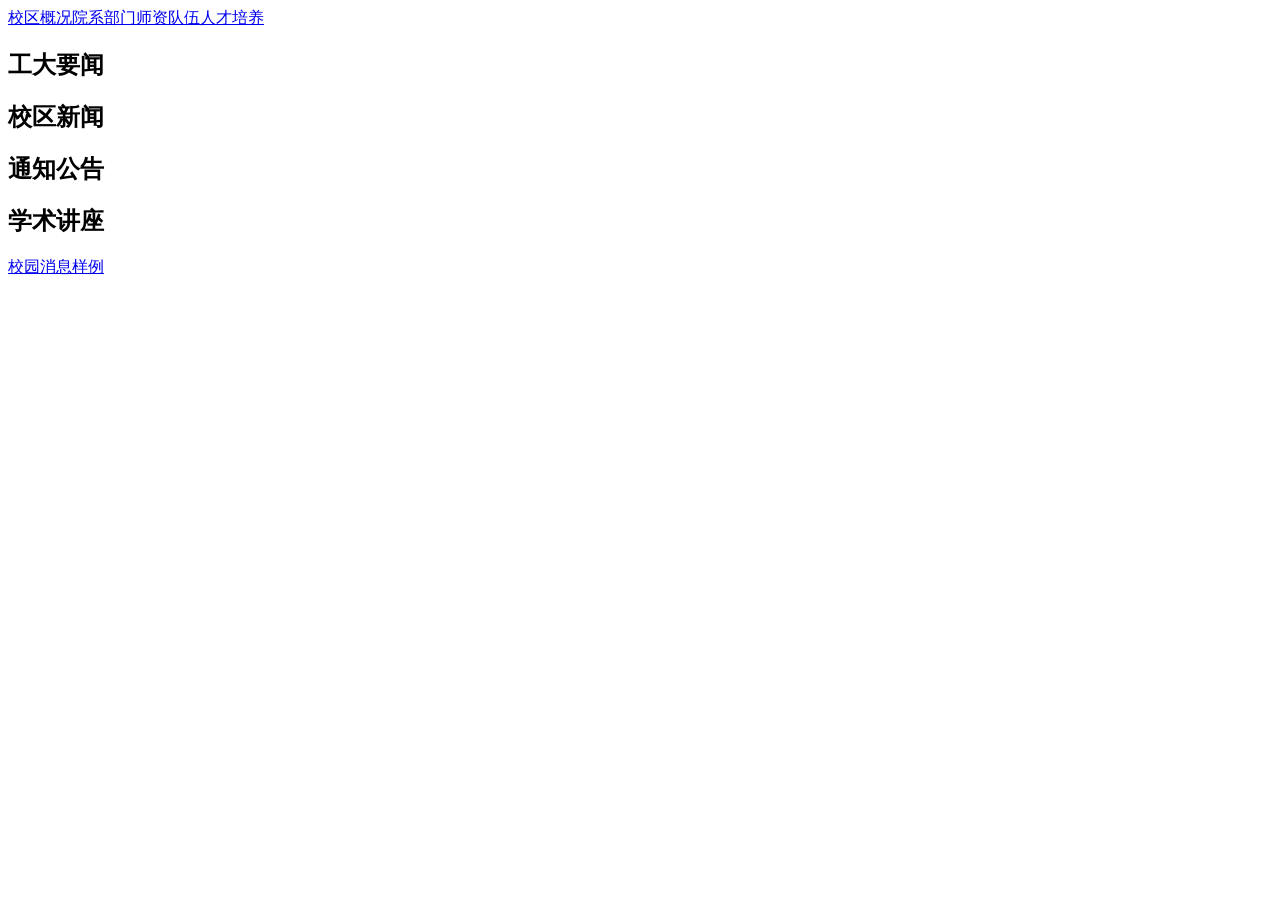
<file: tests/fixtures/vpn-homepage.html>
<!doctype html><html lang="zh-CN"><head><meta charset="utf-8"><title>哈尔滨工业大学（威海）</title></head><body>
<!-- Reduced structural fixture based on the verified 2026-09-21 homepage.
     The actual homepage has no SiteDomain/SiteName metadata. -->
<nav><a href="xxgk/list.htm">校区概况</a><a href="yx/list.htm">院系部门</a><a href="sz/list.htm">师资队伍</a><a href="rcpy/list.htm">人才培养</a></nav>
<h2>工大要闻</h2><h2>校区新闻</h2><h2>通知公告</h2><h2>学术讲座</h2>
<a href="2026/0920/c5449a220579/page.htm">校园消息样例</a>
</body></html>
</file>
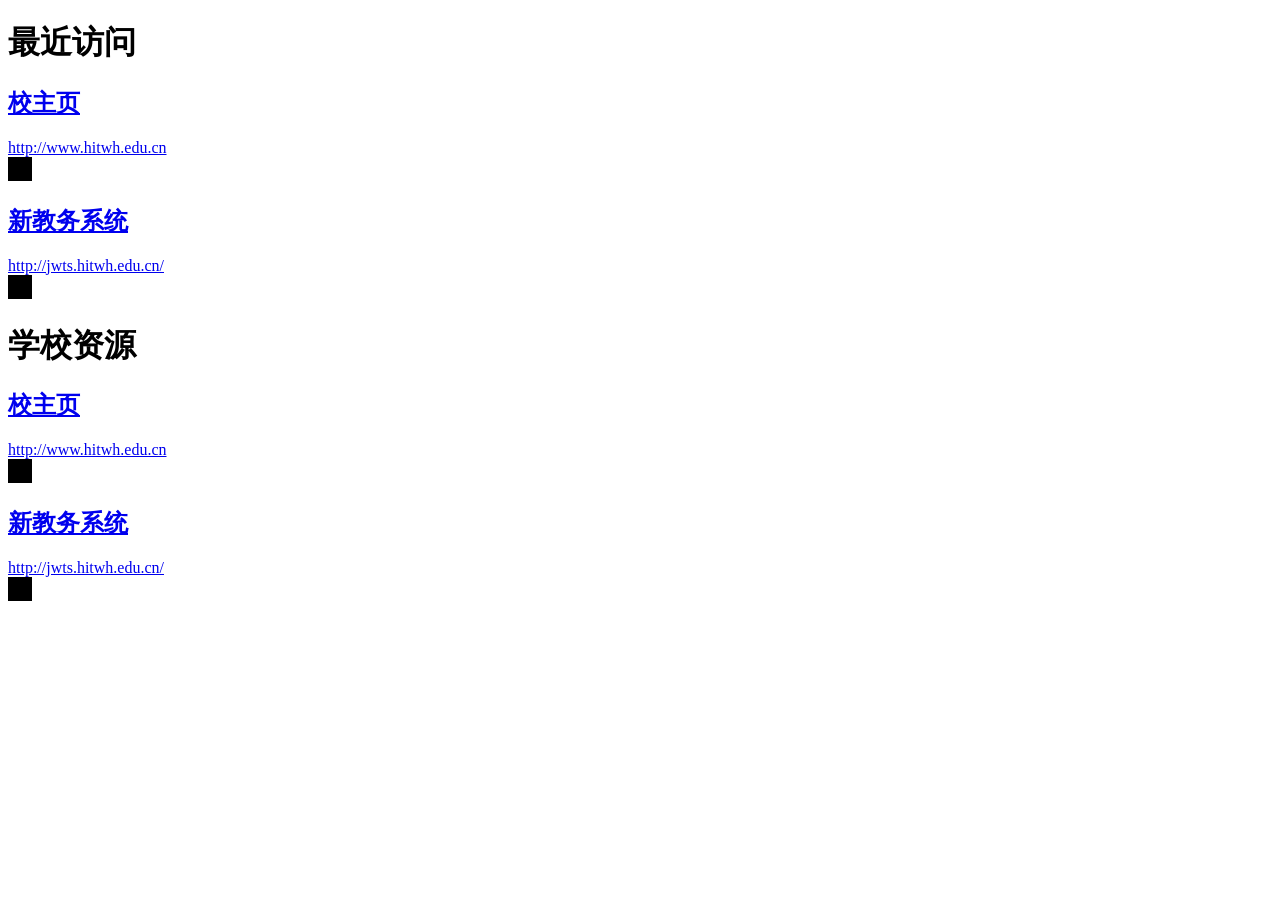
<file: tests/fixtures/vpn-resources.html>
<!doctype html>
<html lang="zh-CN"><head><meta charset="utf-8"><title>资源访问控制系统 - 资源</title></head><body>
<!-- Reduced from the authenticated dashboard structure observed 2026-09-21.
     Contains no session tokens, credentials, or account-specific content. -->
<h1>最近访问</h1>
<a href="javascript:void(0)" class="block-group__item">
  <div><h2 title="校主页" class="block-group__item__name">校主页</h2>
  <div title="http://www.hitwh.edu.cn" class="block-group__item__desc">http://www.hitwh.edu.cn</div>
  <svg title="删除" width="24" height="24"><rect width="24" height="24"/></svg></div>
</a>
<a href="javascript:void(0)" class="block-group__item">
  <div><h2 title="新教务系统" class="block-group__item__name">新教务系统</h2>
  <div title="http://jwts.hitwh.edu.cn/" class="block-group__item__desc">http://jwts.hitwh.edu.cn/</div>
  <svg title="删除" width="24" height="24"><rect width="24" height="24"/></svg></div>
</a>
<h1>学校资源</h1>
<a href="javascript:void(0)" class="block-group__item">
  <div><h2 title="校主页" class="block-group__item__name">校主页</h2>
  <div title="http://www.hitwh.edu.cn" class="block-group__item__desc">http://www.hitwh.edu.cn</div>
  <svg title="收藏" width="24" height="24"><rect width="24" height="24"/></svg></div>
</a>
<a href="javascript:void(0)" class="block-group__item">
  <div><h2 title="新教务系统" class="block-group__item__name">新教务系统</h2>
  <div title="http://jwts.hitwh.edu.cn/" class="block-group__item__desc">http://jwts.hitwh.edu.cn/</div>
  <svg title="收藏" width="24" height="24"><rect width="24" height="24"/></svg></div>
</a>
</body></html>
</file>
<file: app/src/main/assets/style.css>
:root{--paper:#f1f3ec;--card:#fafbf7;--ink:#213e34;--muted:#788276;--line:#dbe1d3;--lime:#d0ec83;--orange:#e4a875;--radius:5px;font-family:Inter,"Noto Sans SC","PingFang SC","Microsoft YaHei",sans-serif;color:var(--ink);background:var(--paper);font-synthesis:none}
*{box-sizing:border-box}body{margin:0;font-size:14px;-webkit-tap-highlight-color:transparent}button,input,textarea,select{font:inherit;color:inherit}button{cursor:pointer;border:0;background:none}button:disabled{opacity:.45;cursor:default}button:focus-visible,input:focus-visible,textarea:focus-visible,select:focus-visible{outline:2px solid #587837;outline-offset:3px}button,input,select{min-height:44px}button{touch-action:manipulation}input,textarea,select{border:1px solid var(--line);background:#fff;border-radius:4px;padding:12px;width:100%;font-size:16px}textarea{resize:vertical;min-height:110px}input[type=checkbox]{width:20px;min-height:20px;height:20px;accent-color:var(--ink)}input::placeholder,textarea::placeholder{color:#8b9487;font-size:13px}h1,h2,h3,p{margin:0}h1{font-size:36px;letter-spacing:-1px;font-weight:650}h2{font-size:20px;font-weight:600}h3{font-size:16px;font-weight:600}small{font-size:10px;letter-spacing:1px}svg{width:22px;height:22px;stroke:currentColor;fill:none;stroke-width:1.5}a{color:inherit}#app{max-width:980px;min-height:100dvh;margin:auto}.mast{display:flex;justify-content:space-between;align-items:center;padding:26px 28px 22px;border-bottom:1px solid var(--line)}.brand{display:flex;gap:12px;align-items:center;font-weight:650;font-size:22px;letter-spacing:2px}.brand-sub{display:block;font-size:8px;letter-spacing:1.9px;margin-top:4px;font-weight:500}.brand-mark{display:flex;gap:4px;align-items:flex-start;width:33px;height:37px}.brand-mark i{width:8px;height:25px;background:var(--ink)}.brand-mark i:nth-child(2){margin-top:12px;background:#809d5d}.edition{text-align:right;font-size:8px;line-height:1.8;letter-spacing:1.1px;color:var(--muted)}.edition b{font-weight:500;color:var(--ink)}.status-dot{display:inline-block;width:5px;height:5px;border-radius:50%;background:#879f56;margin-right:3px}#main{padding:25px 28px 112px}.hero{display:flex;justify-content:space-between;align-items:flex-end;margin-bottom:24px}.eyebrow{font-size:9px;letter-spacing:2px;color:var(--muted);margin-bottom:9px}.subtitle{color:var(--muted);font-size:12px;margin-top:7px;line-height:1.65}.code-block{text-align:right;font-size:9px;letter-spacing:1px;line-height:1.8;color:var(--muted)}.code-block strong{font-size:40px;font-weight:300;display:block;color:var(--ink);line-height:1.1;letter-spacing:-2px}.switcher{display:grid;grid-template-columns:1fr 1fr 1.35fr;gap:3px;border:1px solid var(--line);padding:4px;border-radius:6px;margin-bottom:22px}.switcher button{padding:10px 5px;font-size:13px;border-radius:3px;color:var(--muted)}.switcher button.active{background:var(--ink);color:var(--paper)}.panel{background:var(--card);border:1px solid var(--line);border-radius:var(--radius);padding:20px;margin-bottom:16px}.section-heading{display:flex;align-items:center;justify-content:space-between;gap:10px;margin-bottom:15px}.section-heading small{color:var(--muted)}.row{display:flex;align-items:center;gap:10px}.between{justify-content:space-between}.grow{flex:1}.muted{color:var(--muted)}.tiny{font-size:11px;line-height:1.7}.tag{display:inline-flex;align-items:center;padding:4px 7px;border:1px solid var(--line);border-radius:3px;font-size:10px;line-height:1.3;letter-spacing:.3px}.tag.solid{background:var(--lime);border-color:var(--lime)}.btn{display:inline-flex;justify-content:center;align-items:center;gap:6px;padding:11px 17px;min-height:44px;border-radius:4px;background:var(--ink);color:white;font-size:13px}.btn.light{background:var(--lime);color:var(--ink)}.btn.secondary{background:transparent;border:1px solid var(--line);color:var(--ink)}.btn.danger{color:#9a473d;background:#f8e8df}.btn.full{width:100%}.btn.sm{font-size:12px;padding:8px 12px}.text-btn{font-size:12px;color:#4e683e;text-decoration:underline;text-underline-offset:4px;padding:6px}.sync-info{margin-bottom:16px;border-left:2px solid #b4c899;padding-left:10px;line-height:1.7;font-size:11px;color:var(--muted)}.weekbar{display:flex;align-items:center;justify-content:space-between;gap:6px;margin-bottom:12px}.week-picker{display:flex;align-items:center;gap:8px}.week-picker button{background:white;width:38px;min-height:38px;border:1px solid var(--line);border-radius:3px;font-size:19px}.week-picker strong{min-width:68px;text-align:center;font-weight:550}.calendar-shell{border:1px solid var(--line);background:var(--card);border-radius:5px;overflow:hidden}.calendar-scroll{overflow-x:auto;overscroll-behavior-x:contain;scrollbar-width:thin}.calendar{min-width:580px}.days{display:grid;grid-template-columns:34px repeat(7,1fr);border-bottom:1px solid var(--line);background:#e9eee1}.day-label{text-align:center;padding:11px 0 10px;border-left:1px solid var(--line);font-size:11px}.day-label small{display:block;font-size:10px;color:var(--muted);margin-top:5px;letter-spacing:0}.day-label.today{background:var(--ink);color:var(--lime)}.day-label.today small{color:var(--lime)}.lanes{display:grid;grid-template-columns:34px repeat(7,1fr)}.period-col{position:sticky;left:0;z-index:3;background:#edf0e7}.period-label{height:54px;font-size:11px;border-bottom:1px solid var(--line);display:flex;align-items:center;justify-content:center;color:var(--muted)}.day-lane{position:relative;border-left:1px solid var(--line);background:repeating-linear-gradient(to bottom,transparent 0,transparent 53px,var(--line) 53px,var(--line) 54px)}.course{position:absolute;padding:8px 6px;text-align:left;overflow:hidden;border-radius:3px;border:2px solid var(--card);min-height:0;display:block}.course b{font-size:12px;font-weight:600;display:block;line-height:1.4;word-break:break-all}.course small{display:block;letter-spacing:0;font-size:9px;line-height:1.5;margin-top:7px;word-break:break-all}.course .course-line{height:2px;width:13px;background:currentColor;opacity:.4;margin-bottom:7px}.calendar-foot{padding:10px 12px;display:flex;justify-content:space-between;gap:5px;font-size:10px;color:var(--muted);border-top:1px solid var(--line)}.empty{padding:40px 20px 32px;text-align:center;line-height:1.8}.empty-mark{width:60px;height:60px;border:1px solid #adbc9b;margin:0 auto 22px;display:grid;place-items:center;transform:rotate(45deg)}.empty-mark span{transform:rotate(-45deg);font-size:27px;color:#839565}.empty h3{margin-bottom:9px}.empty p{max-width:350px;margin:0 auto 20px;font-size:12px;color:var(--muted)}.notice{background:#e7eddb;border-left:3px solid #9bb775;padding:12px 14px;font-size:12px;line-height:1.7;margin:16px 0}.notice.warn{background:#f5ecdc;border-color:#dca064}.cards{display:flex;flex-direction:column;gap:12px}.exam-card{display:flex;align-items:stretch;gap:16px;text-align:left;padding:20px;border:1px solid var(--line);background:var(--card);border-radius:5px;width:100%}.exam-date{width:48px;flex-shrink:0;border-right:1px solid var(--line);padding-right:12px;font-size:10px;color:var(--muted)}.exam-date strong{font-size:30px;font-weight:400;color:var(--ink);display:block;line-height:1.2}.exam-info{flex:1}.exam-info h3{font-size:16px;line-height:1.5}.exam-info p{font-size:12px;margin-top:8px;color:var(--muted)}.arrow{align-self:center;font-size:20px}.metric-grid{display:grid;grid-template-columns:1.3fr 1fr;gap:12px;margin-bottom:20px}.metric{padding:20px;background:#e2ebd7;border:1px solid #d3dfc3;border-radius:5px}.metric:first-child{background:var(--ink);color:var(--paper);border-color:var(--ink)}.metric strong{font-size:38px;font-weight:400;display:block;letter-spacing:-1px;margin:8px 0}.metric small{font-size:10px;letter-spacing:1px}.metric p{font-size:10px;line-height:1.7;opacity:.7}.grade-row{display:grid;grid-template-columns:1fr 55px 48px 43px;gap:8px;padding:17px 0;border-bottom:1px solid var(--line);align-items:center}.grade-row:last-child{border:0}.grade-row>span:not(:first-child){text-align:right;font-size:12px}.grade-row.header{padding:0 0 12px;color:var(--muted);font-size:11px}.grade-row b{font-size:13px;font-weight:550;line-height:1.5}.grade-row small{display:block;font-size:10px;color:var(--muted);letter-spacing:0;margin-top:5px}.field{margin:14px 0}.field label{display:block;margin-bottom:7px;font-size:12px;color:var(--muted)}.field-pair{display:grid;grid-template-columns:1fr 1fr;gap:12px}.field-pair>*{min-width:0}.actions{display:flex;gap:10px;flex-wrap:wrap;margin-top:16px}.note{display:flex;gap:10px;border-top:1px solid var(--line);padding:17px 0;align-items:flex-start}.note-body{flex:1;font-size:13px;line-height:1.75;white-space:pre-wrap;overflow-wrap:anywhere}.note.done .note-body{text-decoration:line-through;opacity:.45}.note-meta{display:block;font-size:10px;color:var(--muted);margin-top:4px;white-space:normal}.note-toggle{width:24px;height:30px;min-height:30px;flex-shrink:0;padding:0;line-height:30px;font-size:18px}.note-menu{padding:0 6px;min-height:30px;color:var(--muted)}.profile-card{background:var(--ink);color:var(--paper);display:flex;justify-content:space-between;align-items:center;margin-bottom:22px;padding:24px;border-radius:5px;position:relative;overflow:hidden}.profile-card:after{content:'+';font-size:150px;position:absolute;right:7px;top:-55px;color:#5a7158;opacity:.3;pointer-events:none}.profile-card h2{font-size:22px;margin:8px 0}.profile-card small{opacity:.65}.profile-card .tag{border-color:#668064;background:none;color:var(--lime);z-index:1}.bottom{display:grid;grid-template-columns:repeat(3,minmax(0,1fr));position:fixed;bottom:0;left:50%;transform:translateX(-50%);width:100%;max-width:980px;border-top:1px solid #cfdbc1;background:rgba(241,243,236,.97);padding:7px 20px calc(7px + env(safe-area-inset-bottom));z-index:10;backdrop-filter:blur(12px)}.bottom button{display:grid;grid-template-columns:22px auto;grid-template-rows:24px 15px;justify-content:center;gap:0 9px;padding:9px 4px;color:var(--muted);position:relative}.bottom button svg{grid-row:span 2;align-self:center}.bottom button span{text-align:left;align-self:center;font-size:13px}.bottom button small{font-size:7px;text-align:left;letter-spacing:1px}.bottom button.active{color:var(--ink)}.bottom button.active:before{content:'';position:absolute;width:36px;height:3px;background:#85a64f;top:-8px;left:calc(50% - 18px)}#preview-note{background:#e4ebd5;font-size:11px;text-align:center;padding:9px 18px;color:#526144;border-bottom:1px solid var(--line);line-height:1.5}#toast{position:fixed;z-index:80;bottom:100px;left:50%;transform:translateX(-50%) translateY(15px);width:max-content;max-width:85vw;background:#213e34;color:white;padding:13px 18px;border-radius:5px;opacity:0;transition:.2s;pointer-events:none;font-size:13px;line-height:1.6;box-shadow:0 5px 25px #20332a22}#toast.show{opacity:1;transform:translateX(-50%) translateY(0)}#overlay{position:fixed;inset:0;background:#15291f66;backdrop-filter:blur(3px);z-index:50;display:flex;align-items:flex-end;justify-content:center;padding:0}#overlay[hidden]{display:none}.modal{background:var(--paper);border-radius:14px 14px 0 0;width:100%;max-width:600px;padding:25px 24px calc(26px + env(safe-area-inset-bottom));max-height:92dvh;overflow-y:auto;box-shadow:0 -10px 40px #12211812}.modal-top{display:flex;justify-content:space-between;align-items:center;margin-bottom:20px}.modal-top h2{font-size:20px}.close{width:38px;min-height:38px;background:#e3e8db;border-radius:50%;font-size:23px}.details{font-size:13px;line-height:1.9}.details dl{display:grid;grid-template-columns:70px 1fr;gap:10px;margin:20px 0}.details dt{color:var(--muted)}.details dd{margin:0;overflow-wrap:anywhere}.raw{font-size:11px;white-space:pre-wrap;line-height:1.7;padding:12px;background:#e8edde;max-height:150px;overflow:auto;color:#637357}.check-row{display:flex;align-items:flex-start;gap:10px;font-size:12px;line-height:1.7;margin:15px 0}.check-row input{flex-shrink:0}.import-list{border-top:1px solid var(--line);max-height:220px;overflow:auto}.import-row{width:100%;display:flex;align-items:center;justify-content:space-between;padding:11px 0;border-bottom:1px solid var(--line);gap:8px;text-align:left;font-size:12px}.pill{border-radius:3px;background:#f1dfc4;padding:3px 6px;font-size:10px;flex-shrink:0}.row-form{display:grid;grid-template-columns:repeat(2,1fr);gap:10px}.mini-list{margin-top:14px}.mini-list button{display:flex;width:100%;border-bottom:1px solid var(--line);justify-content:space-between;padding:14px 0;text-align:left;font-size:12px}.footer-code{font-size:8px;letter-spacing:2px;text-align:center;color:#8e9c85;margin-top:25px}.form-error{font-size:12px;color:#a74a36;margin-top:10px;line-height:1.6}details summary{cursor:pointer;min-height:44px;display:flex;align-items:center;font-size:12px}details[open] summary{margin-bottom:8px}.nowrap{white-space:nowrap}
@media(min-width:720px){#main{padding:34px 45px 125px}.mast{padding:30px 45px}.hero{margin-bottom:30px}h1{font-size:42px}.calendar{min-width:0}.period-label{height:64px}.day-lane{background:repeating-linear-gradient(to bottom,transparent 0,transparent 63px,var(--line) 63px,var(--line) 64px)}.course b{font-size:14px}.course small{font-size:11px}.panel{padding:24px}.user-grid{display:grid;grid-template-columns:1fr 1fr;gap:20px;align-items:start}.user-grid .panel{margin-bottom:20px}.modal{border-radius:12px;max-height:85dvh;margin:auto}#overlay{padding:25px}.metric-grid{grid-template-columns:1fr 1fr}.switcher{max-width:490px}.metric strong{font-size:45px}}
@media(max-width:380px){.mast{padding:22px 18px}#main{padding:22px 16px 108px}.edition{font-size:7px}.brand{font-size:20px}.metric{padding:16px}.panel{padding:16px}}
@media(prefers-reduced-motion:reduce){*{transition:none!important;scroll-behavior:auto!important}}

.hero{gap:18px}.hero>div:first-child{min-width:0;flex:1}.quote-title{font-size:clamp(22px,5.5vw,35px);line-height:1.5;letter-spacing:.01em;overflow-wrap:anywhere}.quote-credit{font-size:11px;color:#64746a;line-height:1.7;margin-top:8px}.quote-source{font-size:11px}.startup-status{font-size:11px;line-height:1.7;color:#64746a;margin:0 0 16px;padding-left:10px;border-left:2px solid #c2d99b;overflow-wrap:anywhere}

.news-badge{display:inline-block;min-width:16px;margin-left:5px;padding:1px 4px;background:#d0ec83;color:#213e34;border-radius:3px;font-size:9px;line-height:14px;font-style:normal;text-align:center}.news-badge[hidden]{display:none}.news-toolbar{display:flex;justify-content:space-between;gap:10px;margin-bottom:16px}.news-list{display:flex;flex-direction:column;gap:13px;margin:18px 0}.news-digest{display:flex;width:100%;text-align:left;gap:18px;padding:21px 17px;border:1px solid var(--line);border-radius:5px;background:var(--card);align-items:flex-start}.news-digest.unread{border-left:3px solid #95b765}.news-digest.read{border-left:3px solid var(--line)}.news-day{flex:0 0 57px;border-right:1px solid var(--line);padding-right:12px;color:#718364}.news-day b{font-weight:400;display:block;font-size:23px;letter-spacing:-1px}.news-day small{font-size:9px;display:block;margin-top:5px;letter-spacing:1px}.news-digest-body{display:block;min-width:0;flex:1}.news-digest-top{display:flex;justify-content:space-between;gap:8px;align-items:center;margin-bottom:12px}.news-digest-top>b{font-size:12px;font-weight:500}.news-headlines{display:block}.news-headlines>span{display:block;line-height:1.65;font-size:14px;margin-top:6px;overflow-wrap:anywhere}.news-headlines>small{display:block;color:var(--muted);margin-top:8px;letter-spacing:0}.news-digest-foot{display:block;font-size:10px;color:var(--muted);line-height:1.7;margin-top:17px}.news-warning{display:block;margin-top:10px;color:#a47640}.news-article{border-top:1px solid var(--line);padding:22px 0}.news-article:first-child{margin-top:18px}.news-article h3{line-height:1.65;margin-bottom:10px}.news-article>p{font-size:13px;line-height:1.95;margin-top:13px;white-space:pre-wrap;overflow-wrap:anywhere}.news-article .news-limit{font-size:11px;color:var(--muted);border-left:2px solid #bbcda3;padding-left:10px}.news-article .text-btn{padding-left:0;margin-top:10px}.news-hero h1{font-size:32px;letter-spacing:.01em}@media(max-width:380px){.news-digest{padding:17px 12px;gap:12px}.news-day{flex-basis:49px}.news-day b{font-size:20px}.bottom{padding-left:9px;padding-right:9px}.bottom button{gap:0 6px}}

.grade-button{width:100%;border:0;border-bottom:1px solid var(--line);background:transparent;text-align:left;color:inherit;font:inherit;cursor:pointer}.grade-button:hover,.grade-button:focus-visible{background:#eef3e9}.curation-panel{margin:12px 0 16px;padding:16px;border:1px solid var(--line);background:#f0f5e9;border-radius:12px}.curation-panel .row{flex-wrap:wrap;gap:10px}.curation-panel p{margin:10px 0 0}.curation-status{font-size:13px;line-height:1.6}

.news-setup{margin:14px 0 18px;padding:18px}.news-setup h3{margin-bottom:9px}.news-setup .btn{margin-top:12px}.news-config-status{margin-top:14px}.curation-panel .tiny{margin-top:4px}.curation-panel .btn{min-width:108px}.curation-status{overflow-wrap:anywhere}#news-config-form .field small{display:block;margin-top:7px;line-height:1.6}#news-config-form input[type="time"]{width:100%;min-width:0;text-align:left}

.news-unresolved{border-top:1px solid var(--line);margin:22px 0 14px;padding-top:18px}.news-unresolved>h3{margin-bottom:9px}.news-unresolved-item{padding:14px 0;border-bottom:1px solid var(--line)}.news-unresolved-item h4{margin:0 0 7px;font-size:14px;line-height:1.7;overflow-wrap:anywhere}.news-unresolved-item p{margin:7px 0;line-height:1.7}.news-unresolved-url{font-size:11px;color:var(--muted);overflow-wrap:anywhere;word-break:break-word}.news-unresolved-item .actions{gap:14px;margin:9px 0 0}.news-delete{color:#a35c45}.news-cache-actions{border-top:1px solid var(--line);padding-top:14px;margin-top:20px;flex-wrap:wrap}.news-article .actions{flex-wrap:wrap;gap:12px}

.task-spinner{display:inline-block;flex:none;width:13px;height:13px;vertical-align:-2px;margin-right:7px;border:1.5px solid currentColor;border-right-color:transparent;border-radius:50%;animation:task-spin .85s linear infinite}.task-progress{width:100%;margin:12px 0 16px}.task-track{height:4px;overflow:hidden;background:#dce5d5;border-radius:4px}.task-track>span{display:block;height:100%;background:#829e68;transition:width .3s ease}.task-track.indeterminate>span{animation:task-slide 1.6s ease-in-out infinite}.needs-verification .task-track>span{background:#b49b64}.task-step{display:flex;justify-content:space-between;gap:10px;margin-top:8px;font-size:11px;line-height:1.65;color:var(--muted);overflow-wrap:anywhere}.curation-panel .task-progress{margin-bottom:0}.curation-status[hidden]{display:none}@keyframes task-spin{to{transform:rotate(360deg)}}@keyframes task-slide{0%{transform:translateX(-105%)}100%{transform:translateX(390%)}}@media(prefers-reduced-motion:reduce){.task-spinner,.task-track.indeterminate>span{animation:none}.task-track>span{transition:none}}

.needs-verification .task-track.indeterminate>span{animation:none;transform:none}.startup-status[hidden]{display:none}
</file>
